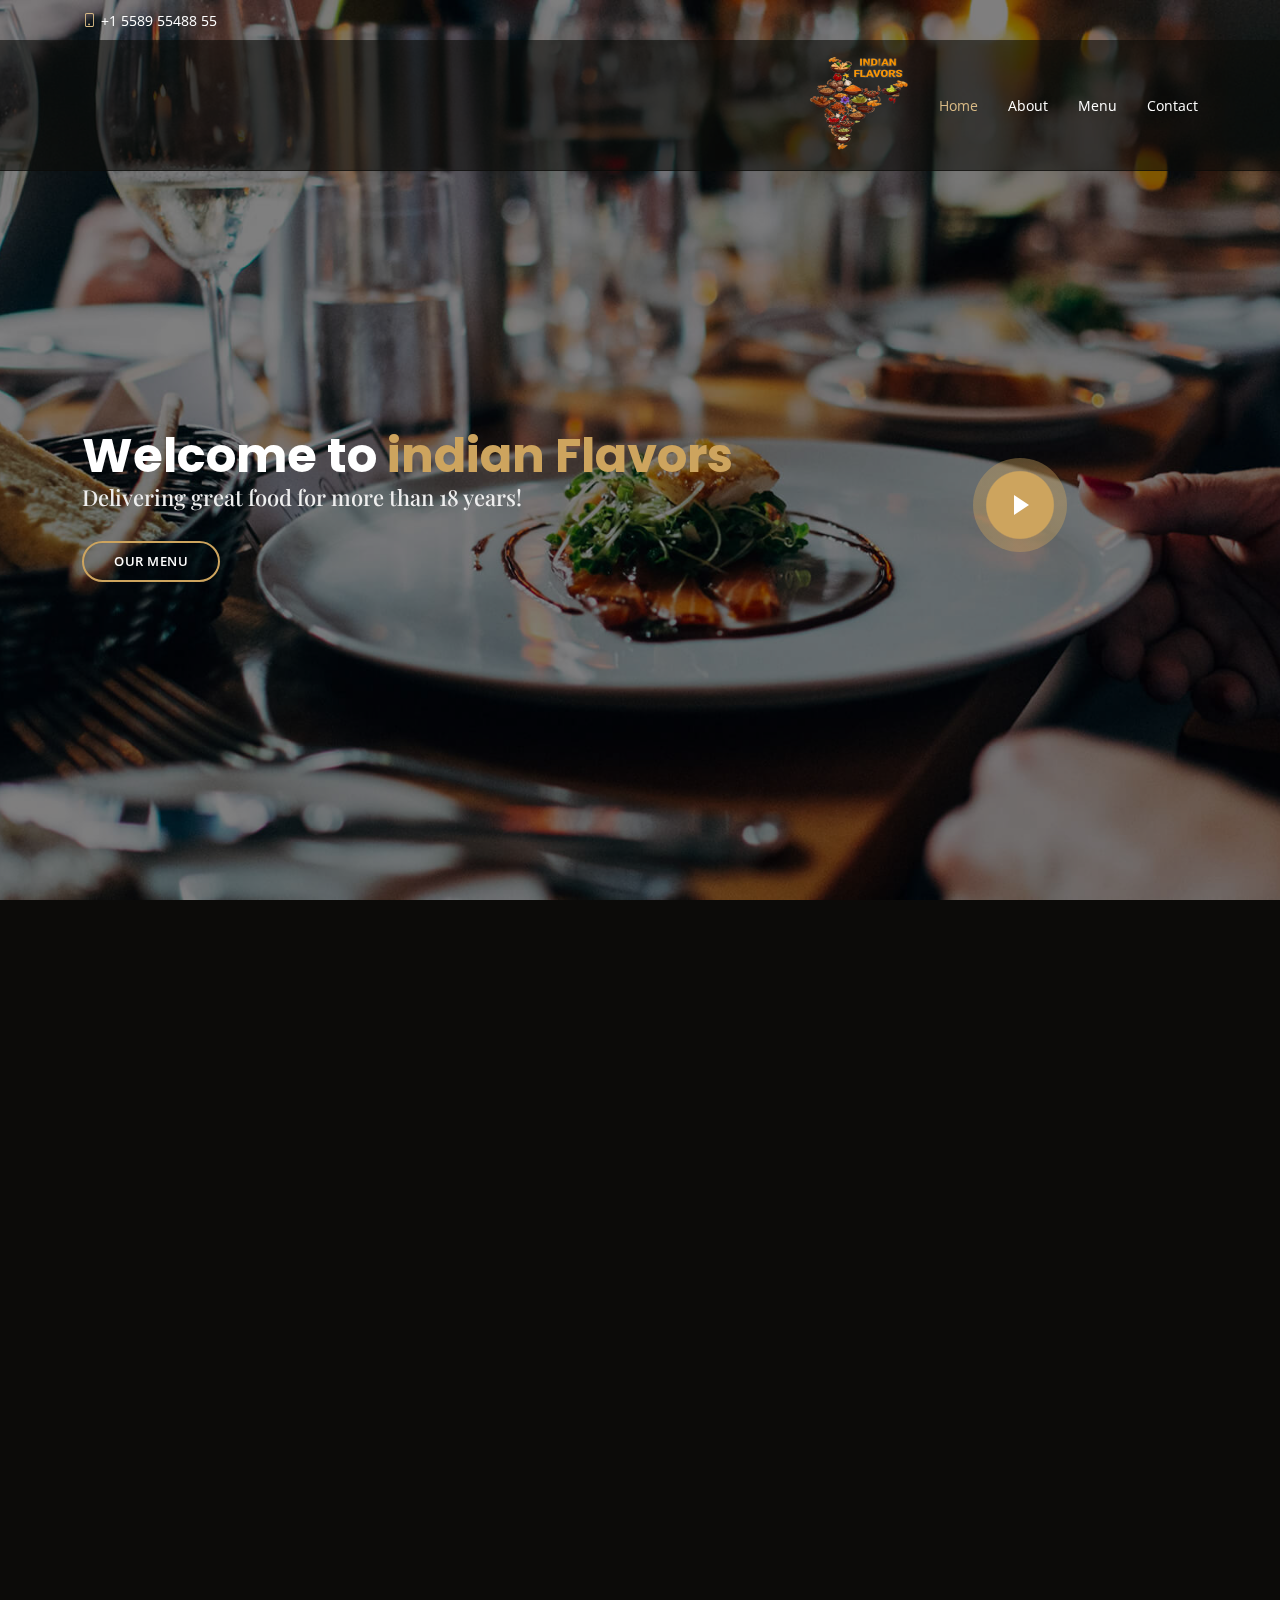
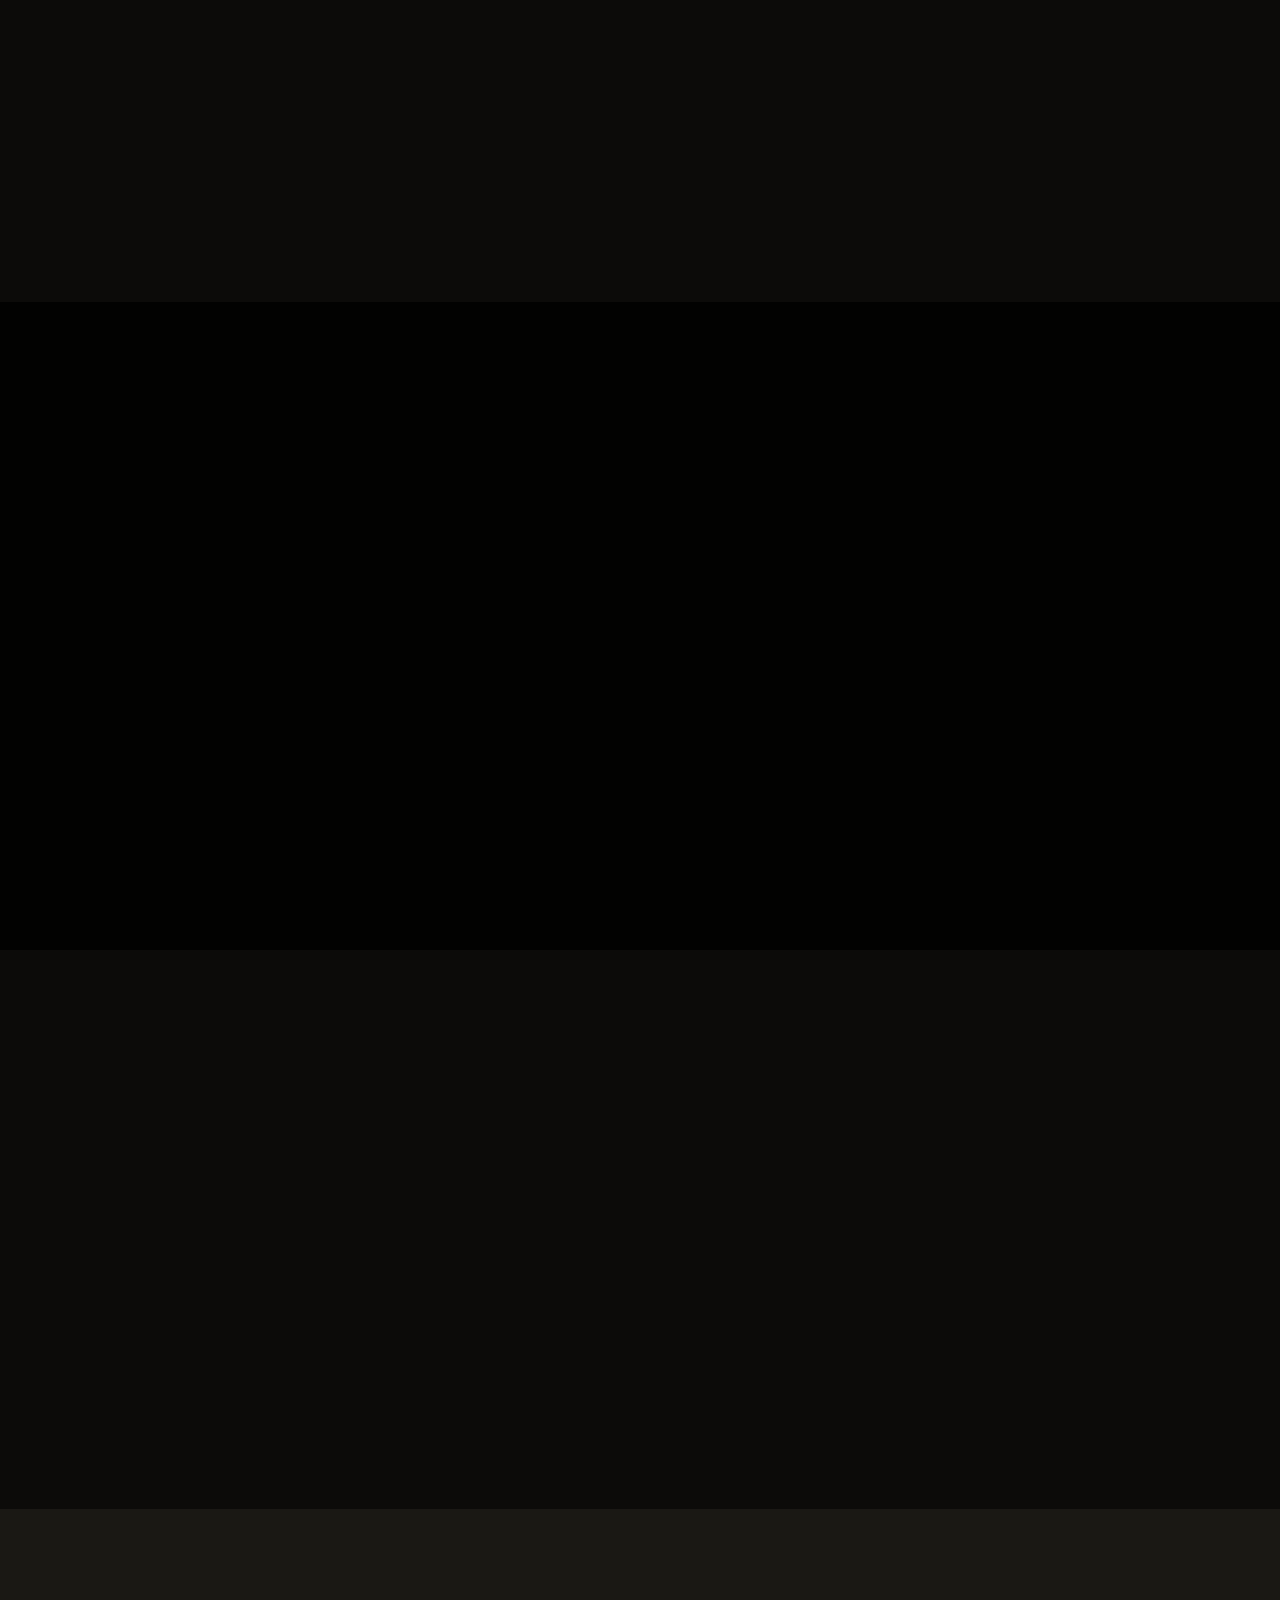
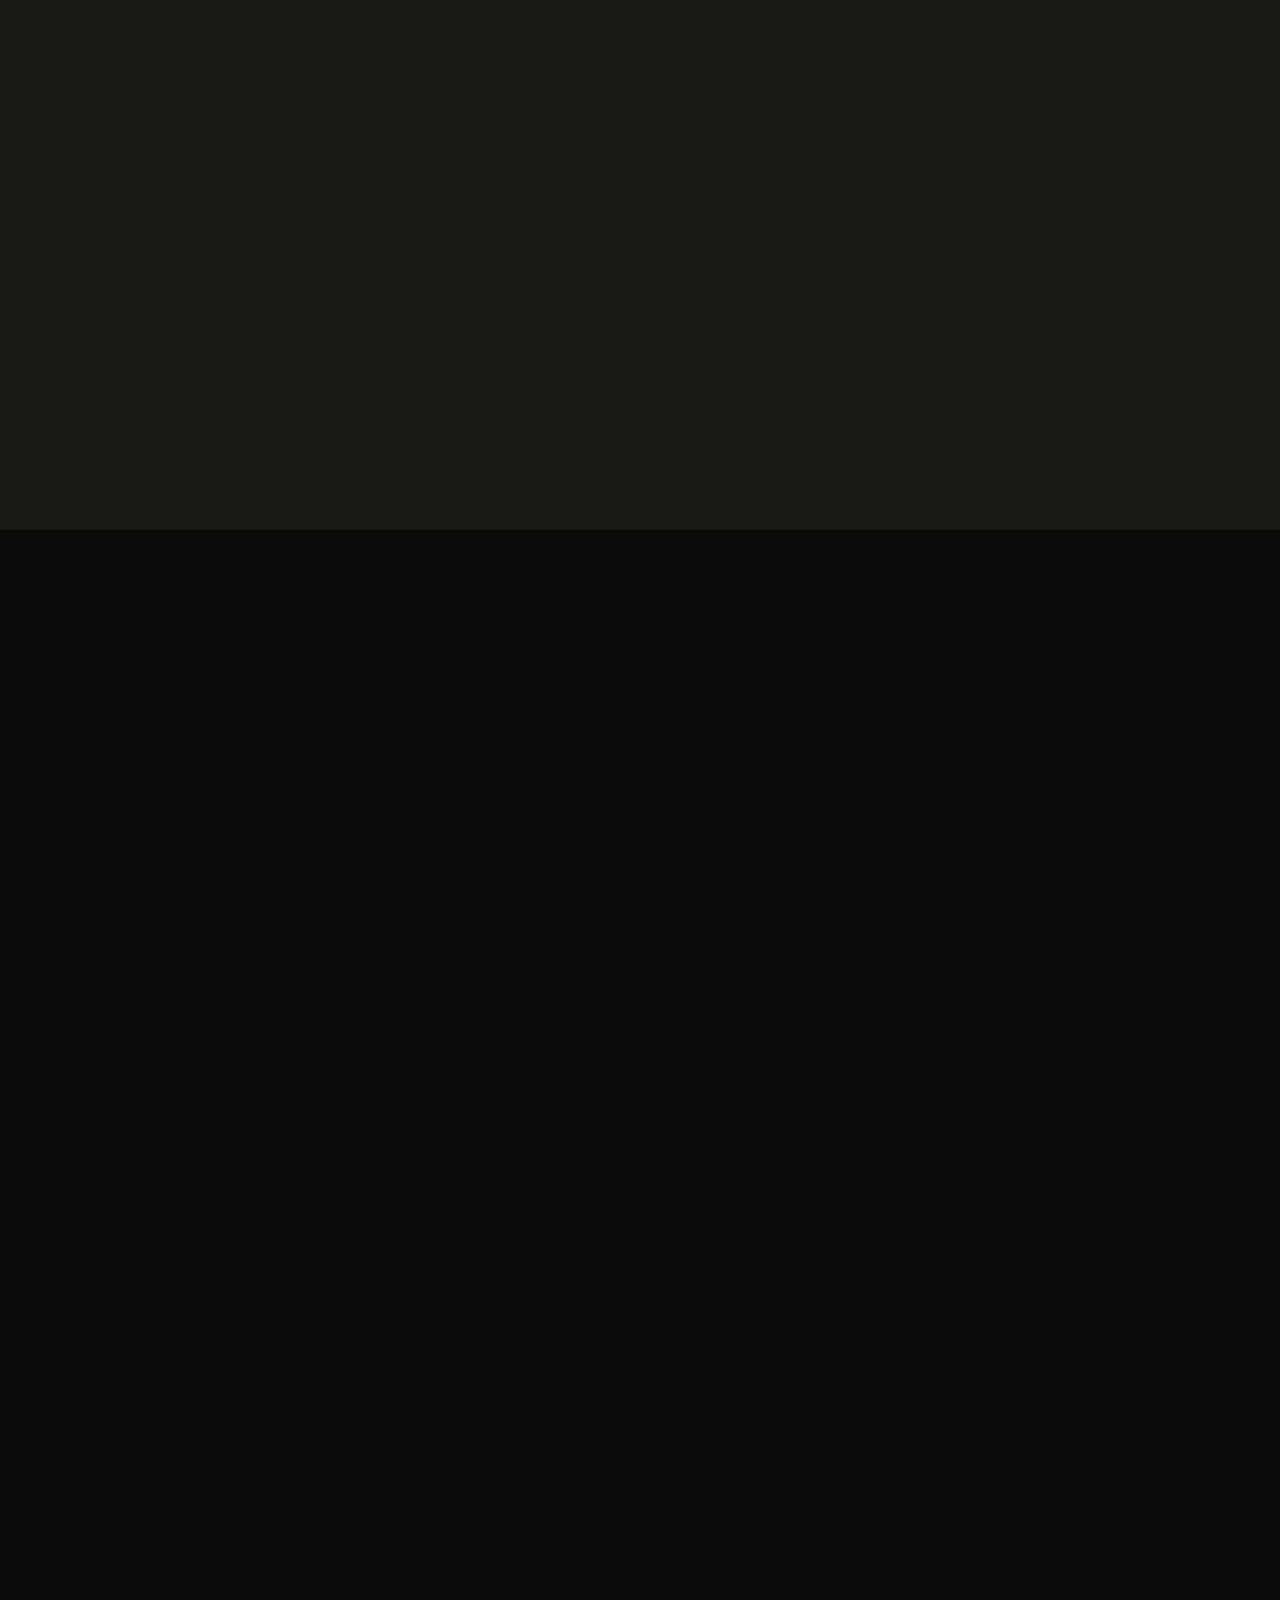
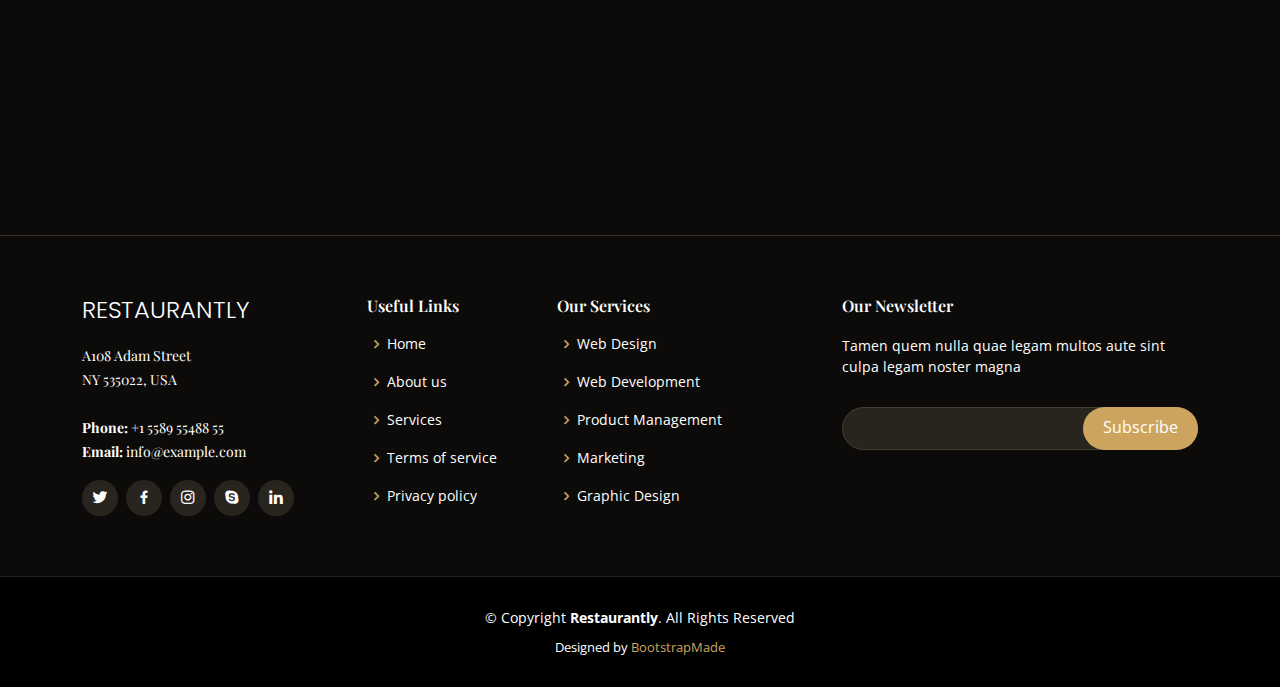
<file: index.html>
<!DOCTYPE html>
<html lang="en">

<head>
  <meta charset="utf-8">
  <meta content="width=device-width, initial-scale=1.0" name="viewport">

  <title>Indian Flavors</title>
  <meta content="" name="description">
  <meta content="" name="keywords">
  
  <!-- Favicons -->
  <link href="assets/img/logoiF.png" rel="icon">
  <link href="assets/img/apple-touch-icon.png" rel="apple-touch-icon" >

  <!-- Google Fonts -->
  <link href="https://fonts.googleapis.com/css?family=Open+Sans:300,300i,400,400i,600,600i,700,700i|Playfair+Display:ital,wght@0,400;0,500;0,600;0,700;1,400;1,500;1,600;1,700|Poppins:300,300i,400,400i,500,500i,600,600i,700,700i" rel="stylesheet">

  <!-- Vendor CSS Files -->
  <link href="assets/vendor/animate.css/animate.min.css" rel="stylesheet">
  <link href="assets/vendor/aos/aos.css" rel="stylesheet">
  <link href="assets/vendor/bootstrap/css/bootstrap.min.css" rel="stylesheet">
  <link href="assets/vendor/bootstrap-icons/bootstrap-icons.css" rel="stylesheet">
  <link href="assets/vendor/boxicons/css/boxicons.min.css" rel="stylesheet">
  <link href="assets/vendor/glightbox/css/glightbox.min.css" rel="stylesheet">
  <link href="assets/vendor/swiper/swiper-bundle.min.css" rel="stylesheet">

  <!-- Template Main CSS File -->
  <link href="assets/css/style.css" rel="stylesheet">

  <!-- =======================================================
  * Template Name: Restaurantly
  * Template URL: https://bootstrapmade.com/restaurantly-restaurant-template/
  * Updated: Mar 17 2024 with Bootstrap v5.3.3
  * Author: BootstrapMade.com
  * License: https://bootstrapmade.com/license/
  ======================================================== -->
</head>

<body>

  <!-- ======= Top Bar ======= -->
  <div id="topbar" class="d-flex align-items-center fixed-top">
    <div class="container d-flex justify-content-center justify-content-md-between">

      <div class="contact-info d-flex align-items-center">
        <i class="bi bi-phone d-flex align-items-center"><span>+1 5589 55488 55</span></i>
        
      </div>

      <div class="languages d-none d-md-flex align-items-center">
       
      </div>
    </div>
  </div>

  <!-- ======= Header ======= -->
  <header id="header" class="fixed-top d-flex align-items-cente">
    <div class="container-fluid container-xl d-flex align-items-center justify-content-lg-between">

      <h1 class="logo me-auto me-lg-0"><a href="index.html"></a></h1>
      <!-- Uncomment below if you prefer to use an image logo -->
      <!-- <a href="index.html" class="logo me-auto me-lg-0"><img src="assets/img/logo.png" alt="" class="img-fluid"></a>-->

      <nav id="navbar" class="navbar order-first order-lg-0">
        <img src="/assets/img/logoiF.png" alt="Logo" width="100px" height="100px">
        <ul>
          <li><a class="nav-link scrollto active" href="#hero">Home</a></li>
          <li><a class="nav-link scrollto" href="aboutus.html">About</a></li>
          <li><a class="nav-link scrollto" href="#menu">Menu</a></li>
          <li><a class="nav-link scrollto" href="#contact">Contact</a></li>
        </ul>
        <i class="bi bi-list mobile-nav-toggle"></i>
      </nav><!-- .navbar -->
      

    </div>
  </header><!-- End Header -->

  <!-- ======= Hero Section ======= -->
  <section id="hero" class="d-flex align-items-center">
    <div class="container position-relative text-center text-lg-start" data-aos="zoom-in" data-aos-delay="100">
      <div class="row">
        <div class="col-lg-8">
          <h1>Welcome to <span>indian Flavors</span></h1>
          <h2>Delivering great food for more than 18 years!</h2>

          <div class="btns">
            <a href="/Menu.html" class="btn-menu animated fadeInUp scrollto">Our Menu</a>
           
          </div>
        </div>
        <div class="col-lg-4 d-flex align-items-center justify-content-center position-relative" data-aos="zoom-in" data-aos-delay="200">
          <a href="https://www.youtube.com/watch?v=u6BOC7CDUTQ" class="glightbox play-btn"></a>
        </div>

      </div>
    </div>
  </section><!-- End Hero -->

  <main id="main">

    <!-- ======= About Section ======= -->
    <!-- End About Section -->

    <!-- ======= Why Us Section ======= -->
    <section id="why-us" class="why-us">
      <div class="container" data-aos="fade-up">

        <div class="section-title">
          <h2>Why Us</h2>
          <p>Why Choose Our Restaurant</p>
        </div>

        <div class="row">

          <div class="col-lg-4">
            <div class="box" data-aos="zoom-in" data-aos-delay="100">
              <span>01</span>
              <h4>Lorem Ipsum</h4>
              <p>Ulamco laboris nisi ut aliquip ex ea commodo consequat. Et consectetur ducimus vero placeat</p>
            </div>
          </div>

          <div class="col-lg-4 mt-4 mt-lg-0">
            <div class="box" data-aos="zoom-in" data-aos-delay="200">
              <span>02</span>
              <h4>Repellat Nihil</h4>
              <p>Dolorem est fugiat occaecati voluptate velit esse. Dicta veritatis dolor quod et vel dire leno para dest</p>
            </div>
          </div>

          <div class="col-lg-4 mt-4 mt-lg-0">
            <div class="box" data-aos="zoom-in" data-aos-delay="300">
              <span>03</span>
              <h4> Ad ad velit qui</h4>
              <p>Molestiae officiis omnis illo asperiores. Aut doloribus vitae sunt debitis quo vel nam quis</p>
            </div>
          </div>

        </div>

      </div>
    </section><!-- End Why Us Section -->

    <!-- ======= Menu Section ======= -->

    <!-- End Menu Section -->

    <!-- ======= Specials Section ======= -->
    
    <section id="specials" class="specials">
      <div class="container" data-aos="fade-up">

        <div class="section-title">
          <h2>Specials</h2>
          <p>Check Our Specials</p>
        </div>

        <div class="row" data-aos="fade-up" data-aos-delay="100">
          <div class="col-lg-3">
            <ul class="nav nav-tabs flex-column">
              <li class="nav-item">
                <a class="nav-link active show" data-bs-toggle="tab" href="#tab-1">Modi sit est</a>
              </li>
              <li class="nav-item">
                <a class="nav-link" data-bs-toggle="tab" href="#tab-2">Unde praesentium sed</a>
              </li>
              <li class="nav-item">
                <a class="nav-link" data-bs-toggle="tab" href="#tab-3">Pariatur explicabo vel</a>
              </li>
              <li class="nav-item">
                <a class="nav-link" data-bs-toggle="tab" href="#tab-4">Nostrum qui quasi</a>
              </li>
              <li class="nav-item">
                <a class="nav-link" data-bs-toggle="tab" href="#tab-5">Iusto ut expedita aut</a>
              </li>
            </ul>
          </div>
          <div class="col-lg-9 mt-4 mt-lg-0">
            <div class="tab-content">
              <div class="tab-pane active show" id="tab-1">
                <div class="row">
                  <div class="col-lg-8 details order-2 order-lg-1">
                    <h3>Architecto ut aperiam autem id</h3>
                    <p class="fst-italic">Qui laudantium consequatur laborum sit qui ad sapiente dila parde sonata raqer a videna mareta paulona marka</p>
                    <p>Et nobis maiores eius. Voluptatibus ut enim blanditiis atque harum sint. Laborum eos ipsum ipsa odit magni. Incidunt hic ut molestiae aut qui. Est repellat minima eveniet eius et quis magni nihil. Consequatur dolorem quaerat quos qui similique accusamus nostrum rem vero</p>
                  </div>
                  <div class="col-lg-4 text-center order-1 order-lg-2">
                    <img src="assets/img/specials-1.png" alt="" class="img-fluid">
                  </div>
                </div>
              </div>
              <div class="tab-pane" id="tab-2">
                <div class="row">
                  <div class="col-lg-8 details order-2 order-lg-1">
                    <h3>Et blanditiis nemo veritatis excepturi</h3>
                    <p class="fst-italic">Qui laudantium consequatur laborum sit qui ad sapiente dila parde sonata raqer a videna mareta paulona marka</p>
                    <p>Ea ipsum voluptatem consequatur quis est. Illum error ullam omnis quia et reiciendis sunt sunt est. Non aliquid repellendus itaque accusamus eius et velit ipsa voluptates. Optio nesciunt eaque beatae accusamus lerode pakto madirna desera vafle de nideran pal</p>
                  </div>
                  <div class="col-lg-4 text-center order-1 order-lg-2">
                    <img src="assets/img/specials-2.png" alt="" class="img-fluid">
                  </div>
                </div>
              </div>
              <div class="tab-pane" id="tab-3">
                <div class="row">
                  <div class="col-lg-8 details order-2 order-lg-1">
                    <h3>Impedit facilis occaecati odio neque aperiam sit</h3>
                    <p class="fst-italic">Eos voluptatibus quo. Odio similique illum id quidem non enim fuga. Qui natus non sunt dicta dolor et. In asperiores velit quaerat perferendis aut</p>
                    <p>Iure officiis odit rerum. Harum sequi eum illum corrupti culpa veritatis quisquam. Neque necessitatibus illo rerum eum ut. Commodi ipsam minima molestiae sed laboriosam a iste odio. Earum odit nesciunt fugiat sit ullam. Soluta et harum voluptatem optio quae</p>
                  </div>
                  <div class="col-lg-4 text-center order-1 order-lg-2">
                    <img src="assets/img/specials-3.png" alt="" class="img-fluid">
                  </div>
                </div>
              </div>
              <div class="tab-pane" id="tab-4">
                <div class="row">
                  <div class="col-lg-8 details order-2 order-lg-1">
                    <h3>Fuga dolores inventore laboriosam ut est accusamus laboriosam dolore</h3>
                    <p class="fst-italic">Totam aperiam accusamus. Repellat consequuntur iure voluptas iure porro quis delectus</p>
                    <p>Eaque consequuntur consequuntur libero expedita in voluptas. Nostrum ipsam necessitatibus aliquam fugiat debitis quis velit. Eum ex maxime error in consequatur corporis atque. Eligendi asperiores sed qui veritatis aperiam quia a laborum inventore</p>
                  </div>
                  <div class="col-lg-4 text-center order-1 order-lg-2">
                    <img src="assets/img/specials-4.png" alt="" class="img-fluid">
                  </div>
                </div>
              </div>
              <div class="tab-pane" id="tab-5">
                <div class="row">
                  <div class="col-lg-8 details order-2 order-lg-1">
                    <h3>Est eveniet ipsam sindera pad rone matrelat sando reda</h3>
                    <p class="fst-italic">Omnis blanditiis saepe eos autem qui sunt debitis porro quia.</p>
                    <p>Exercitationem nostrum omnis. Ut reiciendis repudiandae minus. Omnis recusandae ut non quam ut quod eius qui. Ipsum quia odit vero atque qui quibusdam amet. Occaecati sed est sint aut vitae molestiae voluptate vel</p>
                  </div>
                  <div class="col-lg-4 text-center order-1 order-lg-2">
                    <img src="assets/img/specials-5.png" alt="" class="img-fluid">
                  </div>
                </div>
              </div>
            </div>
          </div>
        </div>

      </div>
    </section><!-- End Specials Section -->

    <!-- ======= Events Section ======= -->
    <section id="events" class="events">
      <div class="container" data-aos="fade-up">

        <div class="section-title">
          <h2>Events</h2>
          <p>Organize Your Events in our Restaurant</p>
        </div>

        <div class="events-slider swiper" data-aos="fade-up" data-aos-delay="100">
          <div class="swiper-wrapper">

            <div class="swiper-slide">
              <div class="row event-item">
                <div class="col-lg-6">
                  <img src="assets/img/event-birthday.jpg" class="img-fluid" alt="">
                </div>
                <div class="col-lg-6 pt-4 pt-lg-0 content">
                  <h3>Birthday Parties</h3>
                  <div class="price">
                    <p><span>$189</span></p>
                  </div>
                  <p class="fst-italic">
                    Lorem ipsum dolor sit amet, consectetur adipiscing elit, sed do eiusmod tempor incididunt ut labore et dolore
                    magna aliqua.
                  </p>
                  <ul>
                    <li><i class="bi bi-check-circled"></i> Ullamco laboris nisi ut aliquip ex ea commodo consequat.</li>
                    <li><i class="bi bi-check-circled"></i> Duis aute irure dolor in reprehenderit in voluptate velit.</li>
                    <li><i class="bi bi-check-circled"></i> Ullamco laboris nisi ut aliquip ex ea commodo consequat.</li>
                  </ul>
                  <p>
                    Ullamco laboris nisi ut aliquip ex ea commodo consequat. Duis aute irure dolor in reprehenderit in voluptate
                    velit esse cillum dolore eu fugiat nulla pariatur
                  </p>
                </div>
              </div>
            </div><!-- End testimonial item -->

            <div class="swiper-slide">
              <div class="row event-item">
                <div class="col-lg-6">
                  <img src="assets/img/event-private.jpg" class="img-fluid" alt="">
                </div>
                <div class="col-lg-6 pt-4 pt-lg-0 content">
                  <h3>Private Parties</h3>
                  <div class="price">
                    <p><span>$290</span></p>
                  </div>
                  <p class="fst-italic">
                    Lorem ipsum dolor sit amet, consectetur adipiscing elit, sed do eiusmod tempor incididunt ut labore et dolore
                    magna aliqua.
                  </p>
                  <ul>
                    <li><i class="bi bi-check-circled"></i> Ullamco laboris nisi ut aliquip ex ea commodo consequat.</li>
                    <li><i class="bi bi-check-circled"></i> Duis aute irure dolor in reprehenderit in voluptate velit.</li>
                    <li><i class="bi bi-check-circled"></i> Ullamco laboris nisi ut aliquip ex ea commodo consequat.</li>
                  </ul>
                  <p>
                    Ullamco laboris nisi ut aliquip ex ea commodo consequat. Duis aute irure dolor in reprehenderit in voluptate
                    velit esse cillum dolore eu fugiat nulla pariatur
                  </p>
                </div>
              </div>
            </div><!-- End testimonial item -->

            <div class="swiper-slide">
              <div class="row event-item">
                <div class="col-lg-6">
                  <img src="assets/img/event-custom.jpg" class="img-fluid" alt="">
                </div>
                <div class="col-lg-6 pt-4 pt-lg-0 content">
                  <h3>Custom Parties</h3>
                  <div class="price">
                    <p><span>$99</span></p>
                  </div>
                  <p class="fst-italic">
                    Lorem ipsum dolor sit amet, consectetur adipiscing elit, sed do eiusmod tempor incididunt ut labore et dolore
                    magna aliqua.
                  </p>
                  <ul>
                    <li><i class="bi bi-check-circled"></i> Ullamco laboris nisi ut aliquip ex ea commodo consequat.</li>
                    <li><i class="bi bi-check-circled"></i> Duis aute irure dolor in reprehenderit in voluptate velit.</li>
                    <li><i class="bi bi-check-circled"></i> Ullamco laboris nisi ut aliquip ex ea commodo consequat.</li>
                  </ul>
                  <p>
                    Ullamco laboris nisi ut aliquip ex ea commodo consequat. Duis aute irure dolor in reprehenderit in voluptate
                    velit esse cillum dolore eu fugiat nulla pariatur
                  </p>
                </div>
              </div>
            </div><!-- End testimonial item -->

          </div>
          <div class="swiper-pagination"></div>
        </div>

      </div>
    </section><!-- End Events Section -->

    <!-- ======= Book A Table Section ======= -->
    <section id="book-a-table" class="book-a-table">
      <div class="container" data-aos="fade-up">

        <div class="section-title">
          <h2>Reservation</h2>
          <p>Book a Table</p>
        </div>

        <form action="forms/book-a-table.php" method="post" role="form" class="php-email-form" data-aos="fade-up" data-aos-delay="100">
          <div class="row">
            <div class="col-lg-4 col-md-6 form-group">
              <input type="text" name="name" class="form-control" id="name" placeholder="Your Name" data-rule="minlen:4" data-msg="Please enter at least 4 chars">
              <div class="validate"></div>
            </div>
            <div class="col-lg-4 col-md-6 form-group mt-3 mt-md-0">
              <input type="email" class="form-control" name="email" id="email" placeholder="Your Email" data-rule="email" data-msg="Please enter a valid email">
              <div class="validate"></div>
            </div>
            <div class="col-lg-4 col-md-6 form-group mt-3 mt-md-0">
              <input type="text" class="form-control" name="phone" id="phone" placeholder="Your Phone" data-rule="minlen:4" data-msg="Please enter at least 4 chars">
              <div class="validate"></div>
            </div>
            <div class="col-lg-4 col-md-6 form-group mt-3">
              <input type="text" name="date" class="form-control" id="date" placeholder="Date" data-rule="minlen:4" data-msg="Please enter at least 4 chars">
              <div class="validate"></div>
            </div>
            <div class="col-lg-4 col-md-6 form-group mt-3">
              <input type="text" class="form-control" name="time" id="time" placeholder="Time" data-rule="minlen:4" data-msg="Please enter at least 4 chars">
              <div class="validate"></div>
            </div>
            <div class="col-lg-4 col-md-6 form-group mt-3">
              <input type="number" class="form-control" name="people" id="people" placeholder="# of people" data-rule="minlen:1" data-msg="Please enter at least 1 chars">
              <div class="validate"></div>
            </div>
          </div>
          <div class="form-group mt-3">
            <textarea class="form-control" name="message" rows="5" placeholder="Message"></textarea>
            <div class="validate"></div>
          </div>
          <div class="mb-3">
            <div class="loading">Loading</div>
            <div class="error-message"></div>
            <div class="sent-message">Your booking request was sent. We will call back or send an Email to confirm your reservation. Thank you!</div>
          </div>
          <div class="text-center"><button type="submit">Book a Table</button></div>
        </form>

      </div>
    </section><!-- End Book A Table Section -->

    <!-- ======= Testimonials Section ======= -->
    <section id="testimonials" class="testimonials section-bg">
      <div class="container" data-aos="fade-up">

        <div class="section-title">
          <h2>Testimonials</h2>
          <p>What they're saying about us</p>
        </div>

        <div class="testimonials-slider swiper" data-aos="fade-up" data-aos-delay="100">
          <div class="swiper-wrapper">

            <div class="swiper-slide">
              <div class="testimonial-item">
                <p>
                  <i class="bx bxs-quote-alt-left quote-icon-left"></i>
                  Proin iaculis purus consequat sem cure digni ssim donec porttitora entum suscipit rhoncus. Accusantium quam, ultricies eget id, aliquam eget nibh et. Maecen aliquam, risus at semper.
                  <i class="bx bxs-quote-alt-right quote-icon-right"></i>
                </p>
                <img src="assets/img/testimonials/testimonials-1.jpg" class="testimonial-img" alt="">
                <h3>Saul Goodman</h3>
                <h4>Ceo &amp; Founder</h4>
              </div>
            </div><!-- End testimonial item -->

            <div class="swiper-slide">
              <div class="testimonial-item">
                <p>
                  <i class="bx bxs-quote-alt-left quote-icon-left"></i>
                  Export tempor illum tamen malis malis eram quae irure esse labore quem cillum quid cillum eram malis quorum velit fore eram velit sunt aliqua noster fugiat irure amet legam anim culpa.
                  <i class="bx bxs-quote-alt-right quote-icon-right"></i>
                </p>
                <img src="assets/img/testimonials/testimonials-2.jpg" class="testimonial-img" alt="">
                <h3>Sara Wilsson</h3>
                <h4>Designer</h4>
              </div>
            </div><!-- End testimonial item -->

            <div class="swiper-slide">
              <div class="testimonial-item">
                <p>
                  <i class="bx bxs-quote-alt-left quote-icon-left"></i>
                  Enim nisi quem export duis labore cillum quae magna enim sint quorum nulla quem veniam duis minim tempor labore quem eram duis noster aute amet eram fore quis sint minim.
                  <i class="bx bxs-quote-alt-right quote-icon-right"></i>
                </p>
                <img src="assets/img/testimonials/testimonials-3.jpg" class="testimonial-img" alt="">
                <h3>Jena Karlis</h3>
                <h4>Store Owner</h4>
              </div>
            </div><!-- End testimonial item -->

            <div class="swiper-slide">
              <div class="testimonial-item">
                <p>
                  <i class="bx bxs-quote-alt-left quote-icon-left"></i>
                  Fugiat enim eram quae cillum dolore dolor amet nulla culpa multos export minim fugiat minim velit minim dolor enim duis veniam ipsum anim magna sunt elit fore quem dolore labore illum veniam.
                  <i class="bx bxs-quote-alt-right quote-icon-right"></i>
                </p>
                <img src="assets/img/testimonials/testimonials-4.jpg" class="testimonial-img" alt="">
                <h3>Matt Brandon</h3>
                <h4>Freelancer</h4>
              </div>
            </div><!-- End testimonial item -->

            <div class="swiper-slide">
              <div class="testimonial-item">
                <p>
                  <i class="bx bxs-quote-alt-left quote-icon-left"></i>
                  Quis quorum aliqua sint quem legam fore sunt eram irure aliqua veniam tempor noster veniam enim culpa labore duis sunt culpa nulla illum cillum fugiat legam esse veniam culpa fore nisi cillum quid.
                  <i class="bx bxs-quote-alt-right quote-icon-right"></i>
                </p>
                <img src="assets/img/testimonials/testimonials-5.jpg" class="testimonial-img" alt="">
                <h3>John Larson</h3>
                <h4>Entrepreneur</h4>
              </div>
            </div><!-- End testimonial item -->

          </div>
          <div class="swiper-pagination"></div>
        </div>

      </div>
    </section><!-- End Testimonials Section -->

    <!-- ======= Gallery Section ======= -->
    <section id="gallery" class="gallery">

      <div class="container" data-aos="fade-up">
        <div class="section-title">
          <h2>Gallery</h2>
          <p>Some photos from Our Restaurant</p>
        </div>
      </div>

      <div class="container-fluid" data-aos="fade-up" data-aos-delay="100">

        <div class="row g-0">

          <div class="col-lg-3 col-md-4">
            <div class="gallery-item">
              <a href="assets/img/gallery/gallery-1.jpg" class="gallery-lightbox" data-gall="gallery-item">
                <img src="assets/img/gallery/gallery-1.jpg" alt="" class="img-fluid">
              </a>
            </div>
          </div>

          <div class="col-lg-3 col-md-4">
            <div class="gallery-item">
              <a href="assets/img/gallery/gallery-2.jpg" class="gallery-lightbox" data-gall="gallery-item">
                <img src="assets/img/gallery/gallery-2.jpg" alt="" class="img-fluid">
              </a>
            </div>
          </div>

          <div class="col-lg-3 col-md-4">
            <div class="gallery-item">
              <a href="assets/img/gallery/gallery-3.jpg" class="gallery-lightbox" data-gall="gallery-item">
                <img src="assets/img/gallery/gallery-3.jpg" alt="" class="img-fluid">
              </a>
            </div>
          </div>

          <div class="col-lg-3 col-md-4">
            <div class="gallery-item">
              <a href="assets/img/gallery/gallery-4.jpg" class="gallery-lightbox" data-gall="gallery-item">
                <img src="assets/img/gallery/gallery-4.jpg" alt="" class="img-fluid">
              </a>
            </div>
          </div>

          <div class="col-lg-3 col-md-4">
            <div class="gallery-item">
              <a href="assets/img/gallery/gallery-5.jpg" class="gallery-lightbox" data-gall="gallery-item">
                <img src="assets/img/gallery/gallery-5.jpg" alt="" class="img-fluid">
              </a>
            </div>
          </div>

          <div class="col-lg-3 col-md-4">
            <div class="gallery-item">
              <a href="assets/img/gallery/gallery-6.jpg" class="gallery-lightbox" data-gall="gallery-item">
                <img src="assets/img/gallery/gallery-6.jpg" alt="" class="img-fluid">
              </a>
            </div>
          </div>

          <div class="col-lg-3 col-md-4">
            <div class="gallery-item">
              <a href="assets/img/gallery/gallery-7.jpg" class="gallery-lightbox" data-gall="gallery-item">
                <img src="assets/img/gallery/gallery-7.jpg" alt="" class="img-fluid">
              </a>
            </div>
          </div>

          <div class="col-lg-3 col-md-4">
            <div class="gallery-item">
              <a href="assets/img/gallery/gallery-8.jpg" class="gallery-lightbox" data-gall="gallery-item">
                <img src="assets/img/gallery/gallery-8.jpg" alt="" class="img-fluid">
              </a>
            </div>
          </div>

        </div>

      </div>
    </section><!-- End Gallery Section -->

    <!-- ======= Chefs Section ======= -->
    <section id="chefs" class="chefs">
      <div class="container" data-aos="fade-up">

        <div class="section-title">
          <h2>Chefs</h2>
          <p>Our Proffesional Chefs</p>
        </div>

        <div class="row">

          <div class="col-lg-4 col-md-6">
            <div class="member" data-aos="zoom-in" data-aos-delay="100">
              <img src="assets/img/chefs/chefs-1.jpg" class="img-fluid" alt="">
              <div class="member-info">
                <div class="member-info-content">
                  <h4>Walter White</h4>
                  <span>Master Chef</span>
                </div>
                <div class="social">
                  <a href=""><i class="bi bi-twitter"></i></a>
                  <a href=""><i class="bi bi-facebook"></i></a>
                  <a href=""><i class="bi bi-instagram"></i></a>
                  <a href=""><i class="bi bi-linkedin"></i></a>
                </div>
              </div>
            </div>
          </div>

          <div class="col-lg-4 col-md-6">
            <div class="member" data-aos="zoom-in" data-aos-delay="200">
              <img src="assets/img/chefs/chefs-2.jpg" class="img-fluid" alt="">
              <div class="member-info">
                <div class="member-info-content">
                  <h4>Sarah Jhonson</h4>
                  <span>Patissier</span>
                </div>
                <div class="social">
                  <a href=""><i class="bi bi-twitter"></i></a>
                  <a href=""><i class="bi bi-facebook"></i></a>
                  <a href=""><i class="bi bi-instagram"></i></a>
                  <a href=""><i class="bi bi-linkedin"></i></a>
                </div>
              </div>
            </div>
          </div>

          <div class="col-lg-4 col-md-6">
            <div class="member" data-aos="zoom-in" data-aos-delay="300">
              <img src="assets/img/chefs/chefs-3.jpg" class="img-fluid" alt="">
              <div class="member-info">
                <div class="member-info-content">
                  <h4>William Anderson</h4>
                  <span>Cook</span>
                </div>
                <div class="social">
                  <a href=""><i class="bi bi-twitter"></i></a>
                  <a href=""><i class="bi bi-facebook"></i></a>
                  <a href=""><i class="bi bi-instagram"></i></a>
                  <a href=""><i class="bi bi-linkedin"></i></a>
                </div>
              </div>
            </div>
          </div>

        </div>

      </div>
    </section><!-- End Chefs Section -->

    <!-- ======= Contact Section ======= -->
    
    <!-- End Contact Section -->

  </main><!-- End #main -->

  <!-- ======= Footer ======= -->
  <footer id="footer">
    <div class="footer-top">
      <div class="container">
        <div class="row">

          <div class="col-lg-3 col-md-6">
            <div class="footer-info">
              <h3>Restaurantly</h3>
              <p>
                A108 Adam Street <br>
                NY 535022, USA<br><br>
                <strong>Phone:</strong> +1 5589 55488 55<br>
                <strong>Email:</strong> info@example.com<br>
              </p>
              <div class="social-links mt-3">
                <a href="#" class="twitter"><i class="bx bxl-twitter"></i></a>
                <a href="#" class="facebook"><i class="bx bxl-facebook"></i></a>
                <a href="#" class="instagram"><i class="bx bxl-instagram"></i></a>
                <a href="#" class="google-plus"><i class="bx bxl-skype"></i></a>
                <a href="#" class="linkedin"><i class="bx bxl-linkedin"></i></a>
              </div>
            </div>
          </div>

          <div class="col-lg-2 col-md-6 footer-links">
            <h4>Useful Links</h4>
            <ul>
              <li><i class="bx bx-chevron-right"></i> <a href="#">Home</a></li>
              <li><i class="bx bx-chevron-right"></i> <a href="#">About us</a></li>
              <li><i class="bx bx-chevron-right"></i> <a href="#">Services</a></li>
              <li><i class="bx bx-chevron-right"></i> <a href="#">Terms of service</a></li>
              <li><i class="bx bx-chevron-right"></i> <a href="#">Privacy policy</a></li>
            </ul>
          </div>

          <div class="col-lg-3 col-md-6 footer-links">
            <h4>Our Services</h4>
            <ul>
              <li><i class="bx bx-chevron-right"></i> <a href="#">Web Design</a></li>
              <li><i class="bx bx-chevron-right"></i> <a href="#">Web Development</a></li>
              <li><i class="bx bx-chevron-right"></i> <a href="#">Product Management</a></li>
              <li><i class="bx bx-chevron-right"></i> <a href="#">Marketing</a></li>
              <li><i class="bx bx-chevron-right"></i> <a href="#">Graphic Design</a></li>
            </ul>
          </div>

          <div class="col-lg-4 col-md-6 footer-newsletter">
            <h4>Our Newsletter</h4>
            <p>Tamen quem nulla quae legam multos aute sint culpa legam noster magna</p>
            <form action="" method="post">
              <input type="email" name="email"><input type="submit" value="Subscribe">
            </form>

          </div>

        </div>
      </div>
    </div>

    <div class="container">
      <div class="copyright">
        &copy; Copyright <strong><span>Restaurantly</span></strong>. All Rights Reserved
      </div>
      <div class="credits">
        <!-- All the links in the footer should remain intact. -->
        <!-- You can delete the links only if you purchased the pro version. -->
        <!-- Licensing information: https://bootstrapmade.com/license/ -->
        <!-- Purchase the pro version with working PHP/AJAX contact form: https://bootstrapmade.com/restaurantly-restaurant-template/ -->
        Designed by <a href="https://bootstrapmade.com/">BootstrapMade</a>
      </div>
    </div>
  </footer><!-- End Footer -->

  <div id="preloader"></div>
  <a href="#" class="back-to-top d-flex align-items-center justify-content-center"><i class="bi bi-arrow-up-short"></i></a>

  <!-- Vendor JS Files -->
  <script src="assets/vendor/aos/aos.js"></script>
  <script src="assets/vendor/bootstrap/js/bootstrap.bundle.min.js"></script>
  <script src="assets/vendor/glightbox/js/glightbox.min.js"></script>
  <script src="assets/vendor/isotope-layout/isotope.pkgd.min.js"></script>
  <script src="assets/vendor/swiper/swiper-bundle.min.js"></script>
  <script src="assets/vendor/php-email-form/validate.js"></script>

  <!-- Template Main JS File -->
  <script src="assets/js/main.js"></script>

</body>

</html>
</file>
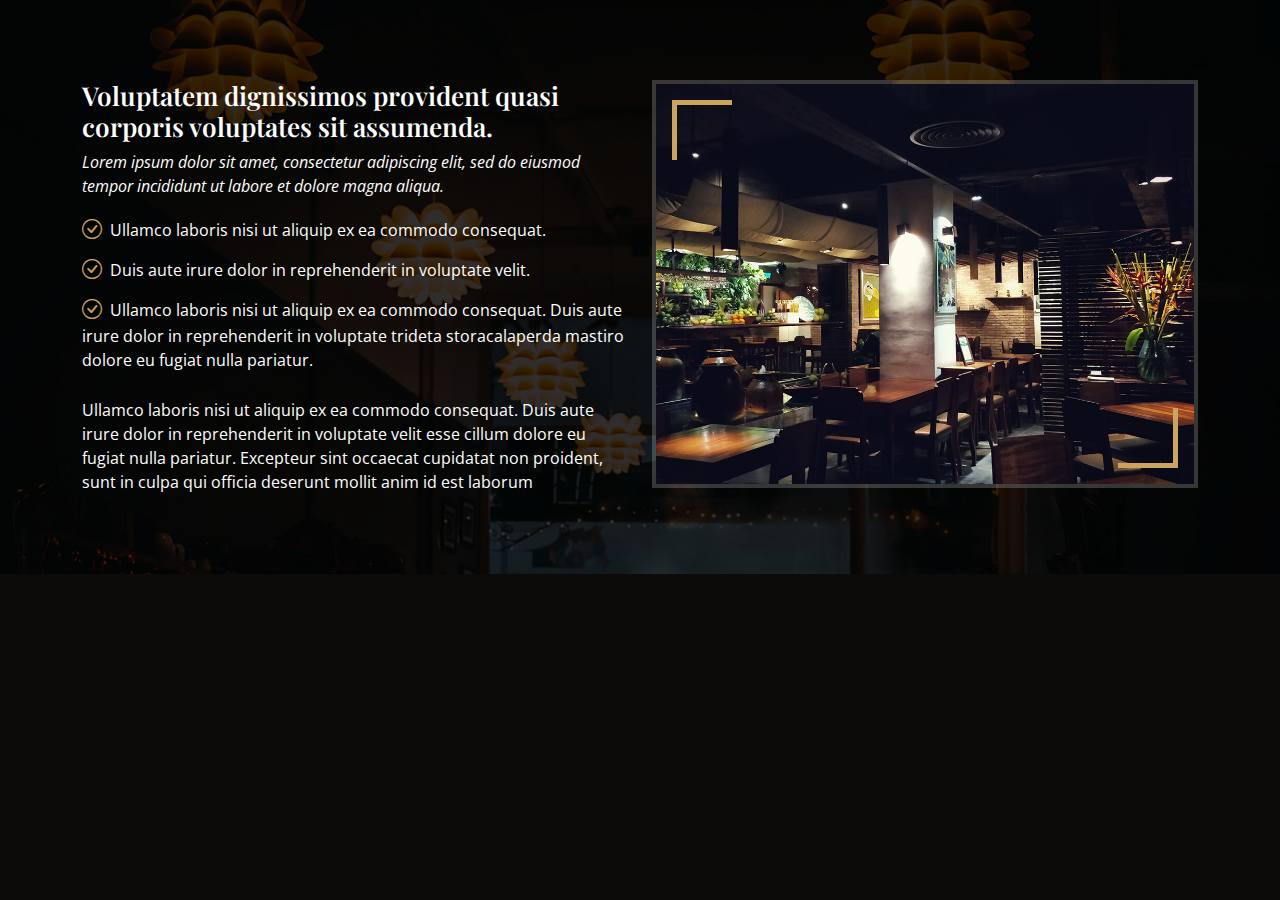
<file: Aboutus.html>
<!DOCTYPE html>
<html lang="en">
<head>
  <!-- Your head content goes here -->
  <meta charset="utf-8">
  <meta content="width=device-width, initial-scale=1.0" name="viewport">

  <title>Indian Flavors</title>
  <meta content="" name="description">
  <meta content="" name="keywords">
  
  <!-- Favicons -->
  <link href="assets/img/logoiF.png" rel="icon">
  <link href="assets/img/apple-touch-icon.png" rel="apple-touch-icon" >

  <!-- Google Fonts -->
  <link href="https://fonts.googleapis.com/css?family=Open+Sans:300,300i,400,400i,600,600i,700,700i|Playfair+Display:ital,wght@0,400;0,500;0,600;0,700;1,400;1,500;1,600;1,700|Poppins:300,300i,400,400i,500,500i,600,600i,700,700i" rel="stylesheet">

  <!-- Vendor CSS Files -->
  <link href="assets/vendor/animate.css/animate.min.css" rel="stylesheet">
  <link href="assets/vendor/aos/aos.css" rel="stylesheet">
  <link href="assets/vendor/bootstrap/css/bootstrap.min.css" rel="stylesheet">
  <link href="assets/vendor/bootstrap-icons/bootstrap-icons.css" rel="stylesheet">
  <link href="assets/vendor/boxicons/css/boxicons.min.css" rel="stylesheet">
  <link href="assets/vendor/glightbox/css/glightbox.min.css" rel="stylesheet">
  <link href="assets/vendor/swiper/swiper-bundle.min.css" rel="stylesheet">

  <!-- Template Main CSS File -->
  <link href="assets/css/style.css" rel="stylesheet">
</head>
<body>

  <section id="about" class="about">
    <div class="container" data-aos="fade-up">

      <div class="row">
        <div class="col-lg-6 order-1 order-lg-2" data-aos="zoom-in" data-aos-delay="100">
          <div class="about-img">
            <img src="assets/img/about.jpg" alt="">
          </div>
        </div>
        <div class="col-lg-6 pt-4 pt-lg-0 order-2 order-lg-1 content">
          <h3>Voluptatem dignissimos provident quasi corporis voluptates sit assumenda.</h3>
          <p class="fst-italic">
            Lorem ipsum dolor sit amet, consectetur adipiscing elit, sed do eiusmod tempor incididunt ut labore et dolore
            magna aliqua.
          </p>
          <ul>
            <li><i class="bi bi-check-circle"></i> Ullamco laboris nisi ut aliquip ex ea commodo consequat.</li>
            <li><i class="bi bi-check-circle"></i> Duis aute irure dolor in reprehenderit in voluptate velit.</li>
            <li><i class="bi bi-check-circle"></i> Ullamco laboris nisi ut aliquip ex ea commodo consequat. Duis aute irure dolor in reprehenderit in voluptate trideta storacalaperda mastiro dolore eu fugiat nulla pariatur.</li>
          </ul>
          <p>
            Ullamco laboris nisi ut aliquip ex ea commodo consequat. Duis aute irure dolor in reprehenderit in voluptate
            velit esse cillum dolore eu fugiat nulla pariatur. Excepteur sint occaecat cupidatat non proident, sunt in
            culpa qui officia deserunt mollit anim id est laborum
          </p>
        </div>
      </div>

    </div>
  </section>
  <div id="preloader"></div>
  <a href="#" class="back-to-top d-flex align-items-center justify-content-center"><i class="bi bi-arrow-up-short"></i></a>

  <!-- Vendor JS Files -->
  <script src="assets/vendor/aos/aos.js"></script>
  <script src="assets/vendor/bootstrap/js/bootstrap.bundle.min.js"></script>
  <script src="assets/vendor/glightbox/js/glightbox.min.js"></script>
  <script src="assets/vendor/isotope-layout/isotope.pkgd.min.js"></script>
  <script src="assets/vendor/swiper/swiper-bundle.min.js"></script>
  <script src="assets/vendor/php-email-form/validate.js"></script>

  <!-- Template Main JS File -->
  <script src="assets/js/main.js"></script>

  <!-- Include navbar.html using JavaScript -->
  <div id="navbar-placeholder"></div>
  <script>
    $(function(){
      $("#navbar-placeholder").load("navbar.html");
    });
  </script>

  <!-- Your body content goes here -->

</body>
</html>
</file>
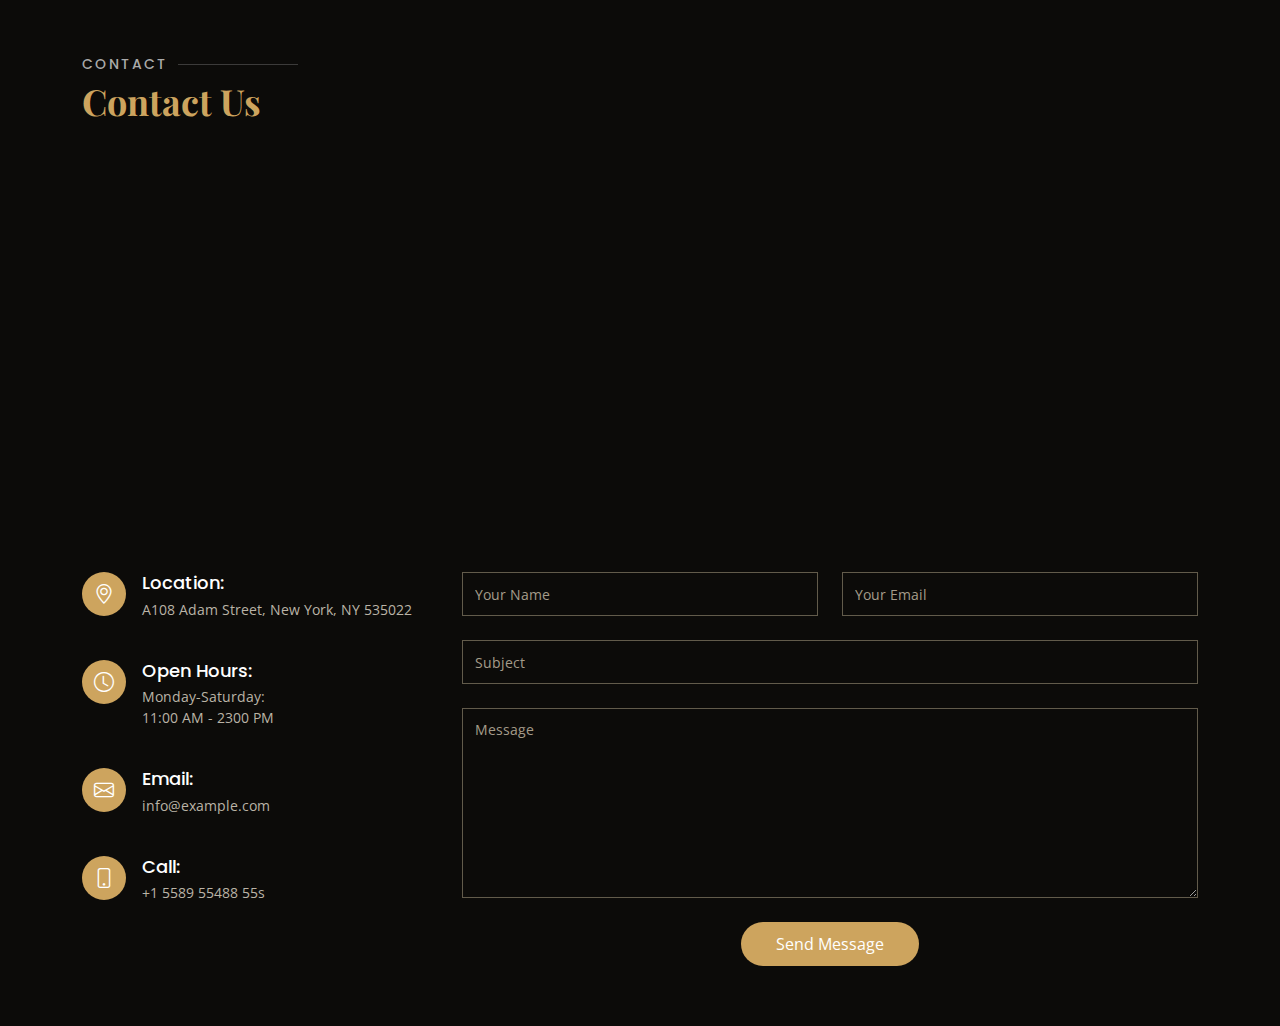
<file: Contact.html>
<!DOCTYPE html>
<html lang="en">
<head>
  <!-- Your head content goes here -->
  <meta charset="utf-8">
  <meta content="width=device-width, initial-scale=1.0" name="viewport">

  <title>Indian Flavors</title>
  <meta content="" name="description">
  <meta content="" name="keywords">
  
  <!-- Favicons -->
  <link href="assets/img/logoiF.png" rel="icon">
  <link href="assets/img/apple-touch-icon.png" rel="apple-touch-icon" >

  <!-- Google Fonts -->
  <link href="https://fonts.googleapis.com/css?family=Open+Sans:300,300i,400,400i,600,600i,700,700i|Playfair+Display:ital,wght@0,400;0,500;0,600;0,700;1,400;1,500;1,600;1,700|Poppins:300,300i,400,400i,500,500i,600,600i,700,700i" rel="stylesheet">

  <!-- Vendor CSS Files -->
  <link href="assets/vendor/animate.css/animate.min.css" rel="stylesheet">
  <link href="assets/vendor/aos/aos.css" rel="stylesheet">
  <link href="assets/vendor/bootstrap/css/bootstrap.min.css" rel="stylesheet">
  <link href="assets/vendor/bootstrap-icons/bootstrap-icons.css" rel="stylesheet">
  <link href="assets/vendor/boxicons/css/boxicons.min.css" rel="stylesheet">
  <link href="assets/vendor/glightbox/css/glightbox.min.css" rel="stylesheet">
  <link href="assets/vendor/swiper/swiper-bundle.min.css" rel="stylesheet">

  <!-- Template Main CSS File -->
  <link href="assets/css/style.css" rel="stylesheet">
</head>
<body>

        <!-- ======= Contact Section ======= -->
        <section id="contact" class="contact">
            <div class="container" data-aos="fade-up">
      
              <div class="section-title">
                <h2>Contact</h2>
                <p>Contact Us</p>
              </div>
            </div>
      
            <div data-aos="fade-up">
              <iframe style="border:0; width: 100%; height: 350px;" src="https://www.google.com/maps/embed?pb=!1m14!1m8!1m3!1d12097.433213460943!2d-74.0062269!3d40.7101282!3m2!1i1024!2i768!4f13.1!3m3!1m2!1s0x0%3A0xb89d1fe6bc499443!2sDowntown+Conference+Center!5e0!3m2!1smk!2sbg!4v1539943755621" frameborder="0" allowfullscreen></iframe>
            </div>
      
            <div class="container" data-aos="fade-up">
      
              <div class="row mt-5">
      
                <div class="col-lg-4">
                  <div class="info">
                    <div class="address">
                      <i class="bi bi-geo-alt"></i>
                      <h4>Location:</h4>
                      <p>A108 Adam Street, New York, NY 535022</p>
                    </div>
      
                    <div class="open-hours">
                      <i class="bi bi-clock"></i>
                      <h4>Open Hours:</h4>
                      <p>
                        Monday-Saturday:<br>
                        11:00 AM - 2300 PM
                      </p>
                    </div>
      
                    <div class="email">
                      <i class="bi bi-envelope"></i>
                      <h4>Email:</h4>
                      <p>info@example.com</p>
                    </div>
      
                    <div class="phone">
                      <i class="bi bi-phone"></i>
                      <h4>Call:</h4>
                      <p>+1 5589 55488 55s</p>
                    </div>
      
                  </div>
      
                </div>
      
                <div class="col-lg-8 mt-5 mt-lg-0">
      
                  <form action="forms/contact.php" method="post" role="form" class="php-email-form">
                    <div class="row">
                      <div class="col-md-6 form-group">
                        <input type="text" name="name" class="form-control" id="name" placeholder="Your Name" required>
                      </div>
                      <div class="col-md-6 form-group mt-3 mt-md-0">
                        <input type="email" class="form-control" name="email" id="email" placeholder="Your Email" required>
                      </div>
                    </div>
                    <div class="form-group mt-3">
                      <input type="text" class="form-control" name="subject" id="subject" placeholder="Subject" required>
                    </div>
                    <div class="form-group mt-3">
                      <textarea class="form-control" name="message" rows="8" placeholder="Message" required></textarea>
                    </div>
                    <div class="my-3">
                      <div class="loading">Loading</div>
                      <div class="error-message"></div>
                      <div class="sent-message">Your message has been sent. Thank you!</div>
                    </div>
                    <div class="text-center"><button type="submit">Send Message</button></div>
                  </form>
      
                </div>
      
              </div>
      
            </div>
          </section><!-- End Contact Section -->

          <div id="preloader"></div>
          <a href="#" class="back-to-top d-flex align-items-center justify-content-center"><i class="bi bi-arrow-up-short"></i></a>
        
          <!-- Vendor JS Files -->
          <script src="assets/vendor/aos/aos.js"></script>
          <script src="assets/vendor/bootstrap/js/bootstrap.bundle.min.js"></script>
          <script src="assets/vendor/glightbox/js/glightbox.min.js"></script>
          <script src="assets/vendor/isotope-layout/isotope.pkgd.min.js"></script>
          <script src="assets/vendor/swiper/swiper-bundle.min.js"></script>
          <script src="assets/vendor/php-email-form/validate.js"></script>
        
          <!-- Template Main JS File -->
          <div id="navbar-placeholder"></div>
  <script>
    $(function(){
      $("#navbar-placeholder").load("navbar.html");
    });
  </script>
          <script src="assets/js/main.js"></script>

</body>
</html>
</file>
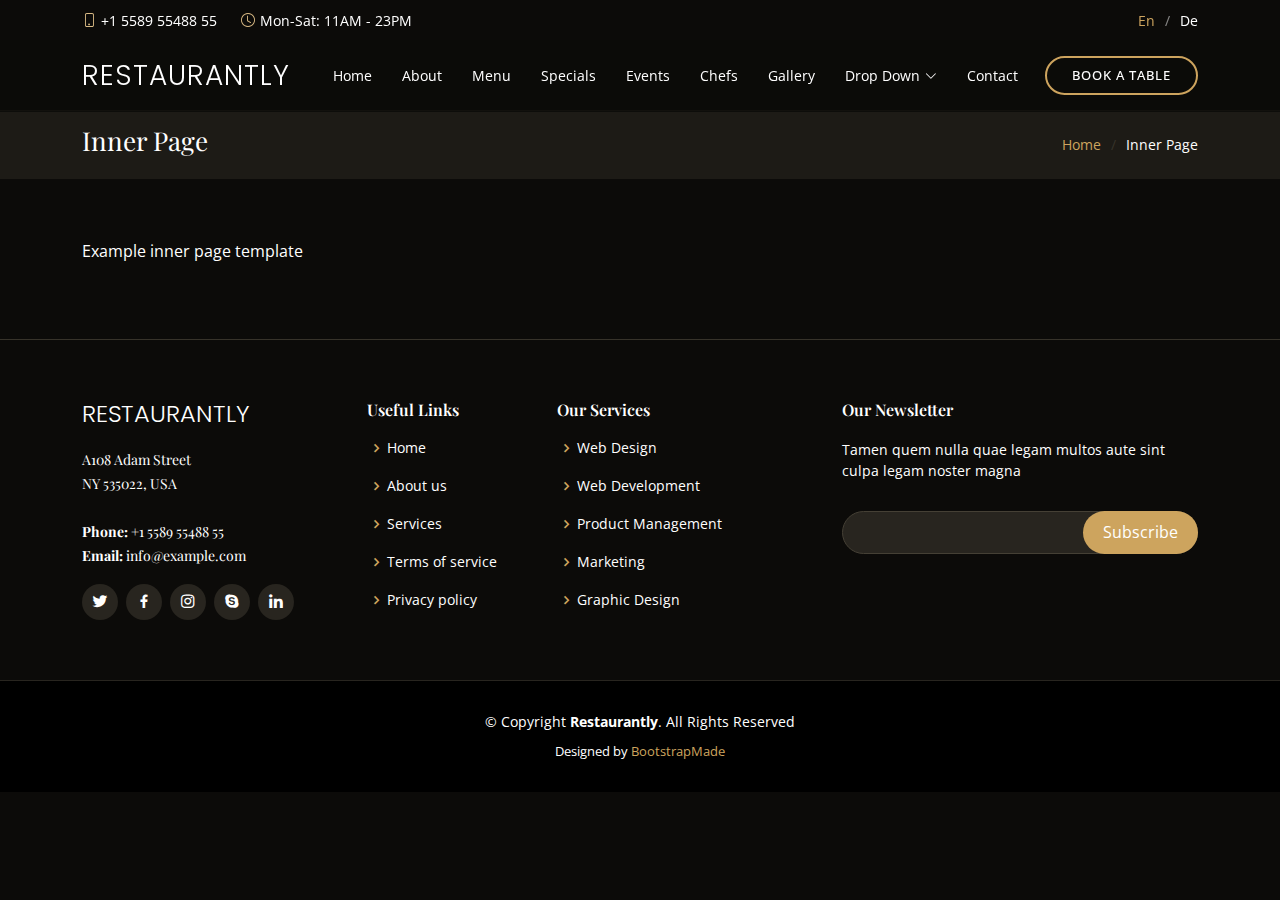
<file: inner-page.html>
<!DOCTYPE html>
<html lang="en">

<head>
  <meta charset="utf-8">
  <meta content="width=device-width, initial-scale=1.0" name="viewport">

  <title>Restaurantly Bootstrap Template - Inner Page</title>
  <meta content="" name="description">
  <meta content="" name="keywords">

  <!-- Favicons -->
  <link href="assets/img/favicon.png" rel="icon">
  <link href="assets/img/apple-touch-icon.png" rel="apple-touch-icon">

  <!-- Google Fonts -->
  <link href="https://fonts.googleapis.com/css?family=Open+Sans:300,300i,400,400i,600,600i,700,700i|Playfair+Display:ital,wght@0,400;0,500;0,600;0,700;1,400;1,500;1,600;1,700|Poppins:300,300i,400,400i,500,500i,600,600i,700,700i" rel="stylesheet">

  <!-- Vendor CSS Files -->
  <link href="assets/vendor/animate.css/animate.min.css" rel="stylesheet">
  <link href="assets/vendor/aos/aos.css" rel="stylesheet">
  <link href="assets/vendor/bootstrap/css/bootstrap.min.css" rel="stylesheet">
  <link href="assets/vendor/bootstrap-icons/bootstrap-icons.css" rel="stylesheet">
  <link href="assets/vendor/boxicons/css/boxicons.min.css" rel="stylesheet">
  <link href="assets/vendor/glightbox/css/glightbox.min.css" rel="stylesheet">
  <link href="assets/vendor/swiper/swiper-bundle.min.css" rel="stylesheet">

  <!-- Template Main CSS File -->
  <link href="assets/css/style.css" rel="stylesheet">

  <!-- =======================================================
  * Template Name: Restaurantly
  * Template URL: https://bootstrapmade.com/restaurantly-restaurant-template/
  * Updated: Mar 17 2024 with Bootstrap v5.3.3
  * Author: BootstrapMade.com
  * License: https://bootstrapmade.com/license/
  ======================================================== -->
</head>

<body>

  <!-- ======= Top Bar ======= -->
  <div id="topbar" class="d-flex align-items-center fixed-top">
    <div class="container d-flex justify-content-center justify-content-md-between">

      <div class="contact-info d-flex align-items-center">
        <i class="bi bi-phone d-flex align-items-center"><span>+1 5589 55488 55</span></i>
        <i class="bi bi-clock d-flex align-items-center ms-4"><span> Mon-Sat: 11AM - 23PM</span></i>
      </div>

      <div class="languages d-none d-md-flex align-items-center">
        <ul>
          <li>En</li>
          <li><a href="#">De</a></li>
        </ul>
      </div>
    </div>
  </div>

  <!-- ======= Header ======= -->
  <header id="header" class="fixed-top d-flex align-items-cente">
    <div class="container-fluid container-xl d-flex align-items-center justify-content-lg-between">

      <h1 class="logo me-auto me-lg-0"><a href="index.html">Restaurantly</a></h1>
      <!-- Uncomment below if you prefer to use an image logo -->
      <!-- <a href="index.html" class="logo me-auto me-lg-0"><img src="assets/img/logo.png" alt="" class="img-fluid"></a>-->

      <nav id="navbar" class="navbar order-last order-lg-0">
        <ul>
          <li><a class="nav-link scrollto " href="#hero">Home</a></li>
          <li><a class="nav-link scrollto" href="#about">About</a></li>
          <li><a class="nav-link scrollto" href="#menu">Menu</a></li>
          <li><a class="nav-link scrollto" href="#specials">Specials</a></li>
          <li><a class="nav-link scrollto" href="#events">Events</a></li>
          <li><a class="nav-link scrollto" href="#chefs">Chefs</a></li>
          <li><a class="nav-link scrollto" href="#gallery">Gallery</a></li>
          <li class="dropdown"><a href="#"><span>Drop Down</span> <i class="bi bi-chevron-down"></i></a>
            <ul>
              <li><a href="#">Drop Down 1</a></li>
              <li class="dropdown"><a href="#"><span>Deep Drop Down</span> <i class="bi bi-chevron-right"></i></a>
                <ul>
                  <li><a href="#">Deep Drop Down 1</a></li>
                  <li><a href="#">Deep Drop Down 2</a></li>
                  <li><a href="#">Deep Drop Down 3</a></li>
                  <li><a href="#">Deep Drop Down 4</a></li>
                  <li><a href="#">Deep Drop Down 5</a></li>
                </ul>
              </li>
              <li><a href="#">Drop Down 2</a></li>
              <li><a href="#">Drop Down 3</a></li>
              <li><a href="#">Drop Down 4</a></li>
            </ul>
          </li>
          <li><a class="nav-link scrollto" href="#contact">Contact</a></li>
        </ul>
        <i class="bi bi-list mobile-nav-toggle"></i>
      </nav><!-- .navbar -->
      <a href="#book-a-table" class="book-a-table-btn scrollto d-none d-lg-flex">Book a table</a>

    </div>
  </header><!-- End Header -->

  <main id="main">
    <section class="breadcrumbs">
      <div class="container">

        <div class="d-flex justify-content-between align-items-center">
          <h2>Inner Page</h2>
          <ol>
            <li><a href="index.html">Home</a></li>
            <li>Inner Page</li>
          </ol>
        </div>

      </div>
    </section>

    <section class="inner-page">
      <div class="container">
        <p>
          Example inner page template
        </p>
      </div>
    </section>

  </main><!-- End #main -->

  <!-- ======= Footer ======= -->
  <footer id="footer">
    <div class="footer-top">
      <div class="container">
        <div class="row">

          <div class="col-lg-3 col-md-6">
            <div class="footer-info">
              <h3>Restaurantly</h3>
              <p>
                A108 Adam Street <br>
                NY 535022, USA<br><br>
                <strong>Phone:</strong> +1 5589 55488 55<br>
                <strong>Email:</strong> info@example.com<br>
              </p>
              <div class="social-links mt-3">
                <a href="#" class="twitter"><i class="bx bxl-twitter"></i></a>
                <a href="#" class="facebook"><i class="bx bxl-facebook"></i></a>
                <a href="#" class="instagram"><i class="bx bxl-instagram"></i></a>
                <a href="#" class="google-plus"><i class="bx bxl-skype"></i></a>
                <a href="#" class="linkedin"><i class="bx bxl-linkedin"></i></a>
              </div>
            </div>
          </div>

          <div class="col-lg-2 col-md-6 footer-links">
            <h4>Useful Links</h4>
            <ul>
              <li><i class="bx bx-chevron-right"></i> <a href="#">Home</a></li>
              <li><i class="bx bx-chevron-right"></i> <a href="#">About us</a></li>
              <li><i class="bx bx-chevron-right"></i> <a href="#">Services</a></li>
              <li><i class="bx bx-chevron-right"></i> <a href="#">Terms of service</a></li>
              <li><i class="bx bx-chevron-right"></i> <a href="#">Privacy policy</a></li>
            </ul>
          </div>

          <div class="col-lg-3 col-md-6 footer-links">
            <h4>Our Services</h4>
            <ul>
              <li><i class="bx bx-chevron-right"></i> <a href="#">Web Design</a></li>
              <li><i class="bx bx-chevron-right"></i> <a href="#">Web Development</a></li>
              <li><i class="bx bx-chevron-right"></i> <a href="#">Product Management</a></li>
              <li><i class="bx bx-chevron-right"></i> <a href="#">Marketing</a></li>
              <li><i class="bx bx-chevron-right"></i> <a href="#">Graphic Design</a></li>
            </ul>
          </div>

          <div class="col-lg-4 col-md-6 footer-newsletter">
            <h4>Our Newsletter</h4>
            <p>Tamen quem nulla quae legam multos aute sint culpa legam noster magna</p>
            <form action="" method="post">
              <input type="email" name="email"><input type="submit" value="Subscribe">
            </form>

          </div>

        </div>
      </div>
    </div>

    <div class="container">
      <div class="copyright">
        &copy; Copyright <strong><span>Restaurantly</span></strong>. All Rights Reserved
      </div>
      <div class="credits">
        <!-- All the links in the footer should remain intact. -->
        <!-- You can delete the links only if you purchased the pro version. -->
        <!-- Licensing information: https://bootstrapmade.com/license/ -->
        <!-- Purchase the pro version with working PHP/AJAX contact form: https://bootstrapmade.com/restaurantly-restaurant-template/ -->
        Designed by <a href="https://bootstrapmade.com/">BootstrapMade</a>
      </div>
    </div>
  </footer><!-- End Footer -->

  <div id="preloader"></div>
  <a href="#" class="back-to-top d-flex align-items-center justify-content-center"><i class="bi bi-arrow-up-short"></i></a>

  <!-- Vendor JS Files -->
  <script src="assets/vendor/aos/aos.js"></script>
  <script src="assets/vendor/bootstrap/js/bootstrap.bundle.min.js"></script>
  <script src="assets/vendor/glightbox/js/glightbox.min.js"></script>
  <script src="assets/vendor/isotope-layout/isotope.pkgd.min.js"></script>
  <script src="assets/vendor/swiper/swiper-bundle.min.js"></script>
  <script src="assets/vendor/php-email-form/validate.js"></script>

  <!-- Template Main JS File -->
  <script src="assets/js/main.js"></script>

</body>

</html>
</file>
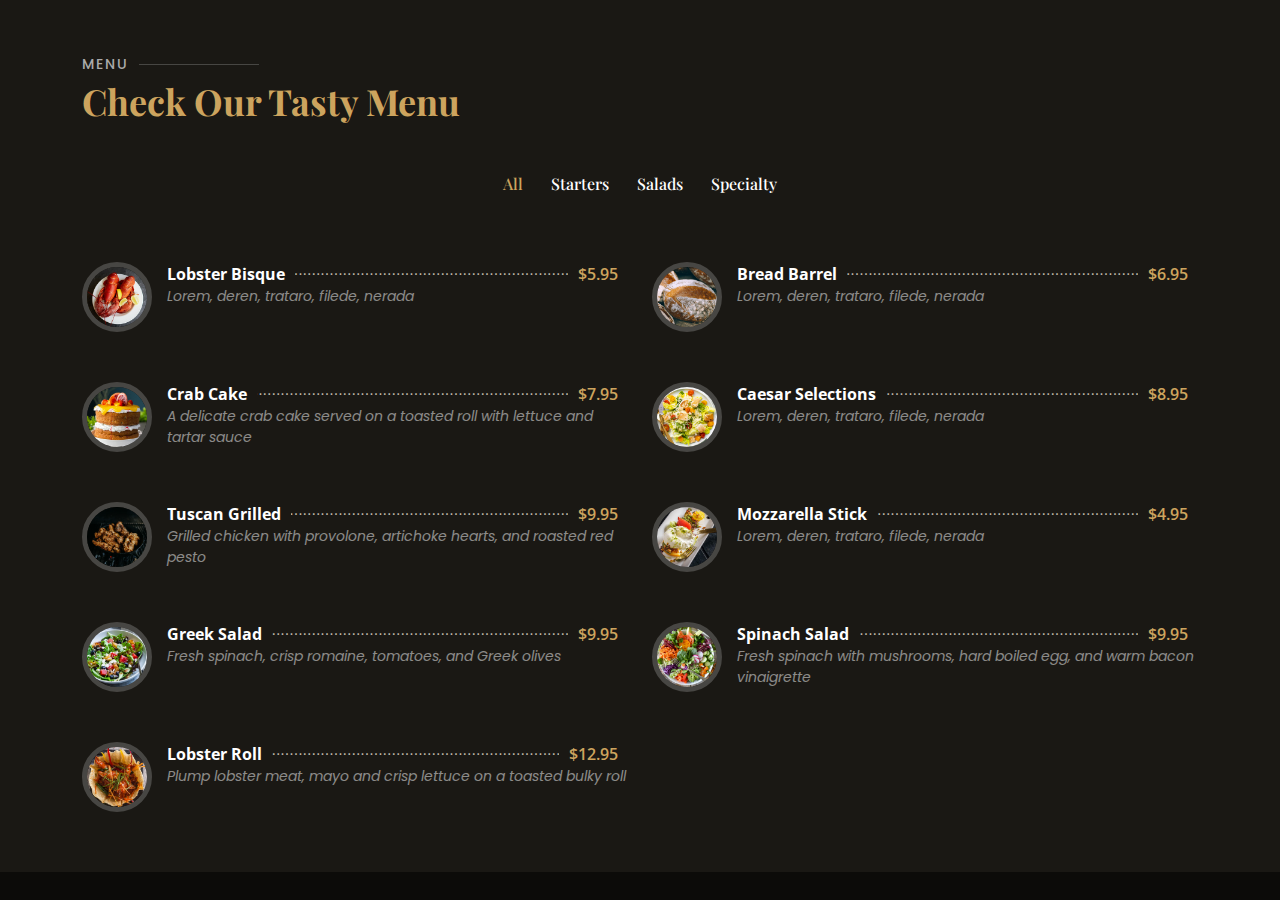
<file: Menu.html>
<!DOCTYPE html>
<html lang="en">

<head>
  <meta charset="utf-8">
  <meta content="width=device-width, initial-scale=1.0" name="viewport">

  <title>Indian Flavors</title>
  <meta content="" name="description">
  <meta content="" name="keywords">
  
  <!-- Favicons -->
  <link href="assets/img/logoiF.png" rel="icon">
  <link href="assets/img/apple-touch-icon.png" rel="apple-touch-icon" >

  <!-- Google Fonts -->
  <link href="https://fonts.googleapis.com/css?family=Open+Sans:300,300i,400,400i,600,600i,700,700i|Playfair+Display:ital,wght@0,400;0,500;0,600;0,700;1,400;1,500;1,600;1,700|Poppins:300,300i,400,400i,500,500i,600,600i,700,700i" rel="stylesheet">

  <!-- Vendor CSS Files -->
  <link href="assets/vendor/animate.css/animate.min.css" rel="stylesheet">
  <link href="assets/vendor/aos/aos.css" rel="stylesheet">
  <link href="assets/vendor/bootstrap/css/bootstrap.min.css" rel="stylesheet">
  <link href="assets/vendor/bootstrap-icons/bootstrap-icons.css" rel="stylesheet">
  <link href="assets/vendor/boxicons/css/boxicons.min.css" rel="stylesheet">
  <link href="assets/vendor/glightbox/css/glightbox.min.css" rel="stylesheet">
  <link href="assets/vendor/swiper/swiper-bundle.min.css" rel="stylesheet">

  <!-- Template Main CSS File -->
  <link href="assets/css/style.css" rel="stylesheet">

</head>

<body>
     <!-- ======= Menu Section ======= -->
     <section id="menu" class="menu section-bg">
        <div class="container" data-aos="fade-up">
  
          <div class="section-title">
            <h2>Menu</h2>
            <p>Check Our Tasty Menu</p>
          </div>
  
          <div class="row" data-aos="fade-up" data-aos-delay="100">
            <div class="col-lg-12 d-flex justify-content-center">
              <ul id="menu-flters">
                <li data-filter="*" class="filter-active">All</li>
                <li data-filter=".filter-starters">Starters</li>
                <li data-filter=".filter-salads">Salads</li>
                <li data-filter=".filter-specialty">Specialty</li>
              </ul>
            </div>
          </div>
  
          <div class="row menu-container" data-aos="fade-up" data-aos-delay="200">
  
            <div class="col-lg-6 menu-item filter-starters">
              <img src="assets/img/menu/lobster-bisque.jpg" class="menu-img" alt="">
              <div class="menu-content">
                <a href="#">Lobster Bisque</a><span>$5.95</span>
              </div>
              <div class="menu-ingredients">
                Lorem, deren, trataro, filede, nerada
              </div>
            </div>
  
            <div class="col-lg-6 menu-item filter-specialty">
              <img src="assets/img/menu/bread-barrel.jpg" class="menu-img" alt="">
              <div class="menu-content">
                <a href="#">Bread Barrel</a><span>$6.95</span>
              </div>
              <div class="menu-ingredients">
                Lorem, deren, trataro, filede, nerada
              </div>
            </div>
  
            <div class="col-lg-6 menu-item filter-starters">
              <img src="assets/img/menu/cake.jpg" class="menu-img" alt="">
              <div class="menu-content">
                <a href="#">Crab Cake</a><span>$7.95</span>
              </div>
              <div class="menu-ingredients">
                A delicate crab cake served on a toasted roll with lettuce and tartar sauce
              </div>
            </div>
  
            <div class="col-lg-6 menu-item filter-salads">
              <img src="assets/img/menu/caesar.jpg" class="menu-img" alt="">
              <div class="menu-content">
                <a href="#">Caesar Selections</a><span>$8.95</span>
              </div>
              <div class="menu-ingredients">
                Lorem, deren, trataro, filede, nerada
              </div>
            </div>
  
            <div class="col-lg-6 menu-item filter-specialty">
              <img src="assets/img/menu/tuscan-grilled.jpg" class="menu-img" alt="">
              <div class="menu-content">
                <a href="#">Tuscan Grilled</a><span>$9.95</span>
              </div>
              <div class="menu-ingredients">
                Grilled chicken with provolone, artichoke hearts, and roasted red pesto
              </div>
            </div>
  
            <div class="col-lg-6 menu-item filter-starters">
              <img src="assets/img/menu/mozzarella.jpg" class="menu-img" alt="">
              <div class="menu-content">
                <a href="#">Mozzarella Stick</a><span>$4.95</span>
              </div>
              <div class="menu-ingredients">
                Lorem, deren, trataro, filede, nerada
              </div>
            </div>
  
            <div class="col-lg-6 menu-item filter-salads">
              <img src="assets/img/menu/greek-salad.jpg" class="menu-img" alt="">
              <div class="menu-content">
                <a href="#">Greek Salad</a><span>$9.95</span>
              </div>
              <div class="menu-ingredients">
                Fresh spinach, crisp romaine, tomatoes, and Greek olives
              </div>
            </div>
  
            <div class="col-lg-6 menu-item filter-salads">
              <img src="assets/img/menu/spinach-salad.jpg" class="menu-img" alt="">
              <div class="menu-content">
                <a href="#">Spinach Salad</a><span>$9.95</span>
              </div>
              <div class="menu-ingredients">
                Fresh spinach with mushrooms, hard boiled egg, and warm bacon vinaigrette
              </div>
            </div>
  
            <div class="col-lg-6 menu-item filter-specialty">
              <img src="assets/img/menu/lobster-roll.jpg" class="menu-img" alt="">
              <div class="menu-content">
                <a href="#">Lobster Roll</a><span>$12.95</span>
              </div>
              <div class="menu-ingredients">
                Plump lobster meat, mayo and crisp lettuce on a toasted bulky roll
              </div>
            </div>
  
          </div>
  
        </div>
      </section><!-- End Menu Section -->

      <div id="preloader"></div>
  <a href="#" class="back-to-top d-flex align-items-center justify-content-center"><i class="bi bi-arrow-up-short"></i></a>

  <!-- Vendor JS Files -->
  <script src="assets/vendor/aos/aos.js"></script>
  <script src="assets/vendor/bootstrap/js/bootstrap.bundle.min.js"></script>
  <script src="assets/vendor/glightbox/js/glightbox.min.js"></script>
  <script src="assets/vendor/isotope-layout/isotope.pkgd.min.js"></script>
  <script src="assets/vendor/swiper/swiper-bundle.min.js"></script>
  <script src="assets/vendor/php-email-form/validate.js"></script>

  <!-- Template Main JS File -->
  <script src="assets/js/main.js"></script>

  <div id="navbar-placeholder"></div>
  <script>
    $(function(){
      $("#navbar-placeholder").load("navbar.html");
    });
  </script>

</body>

</html>
</file>
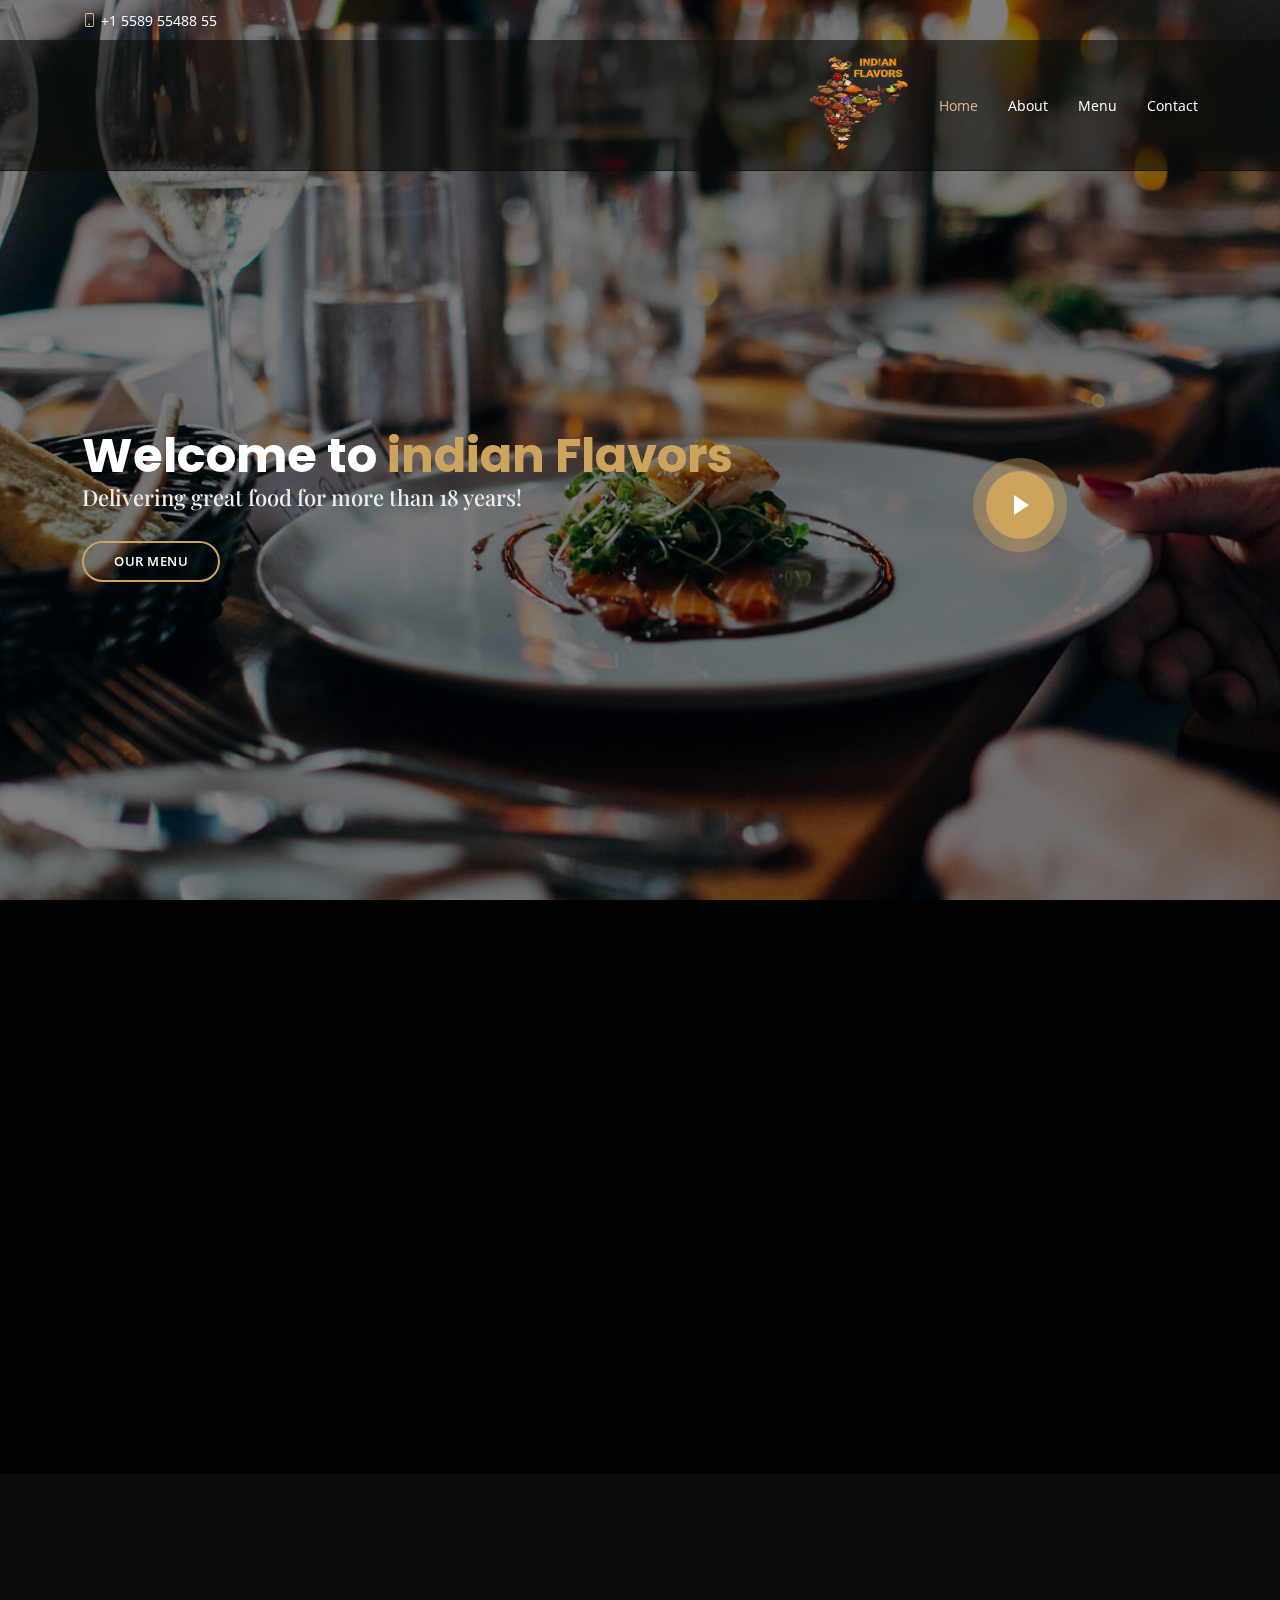
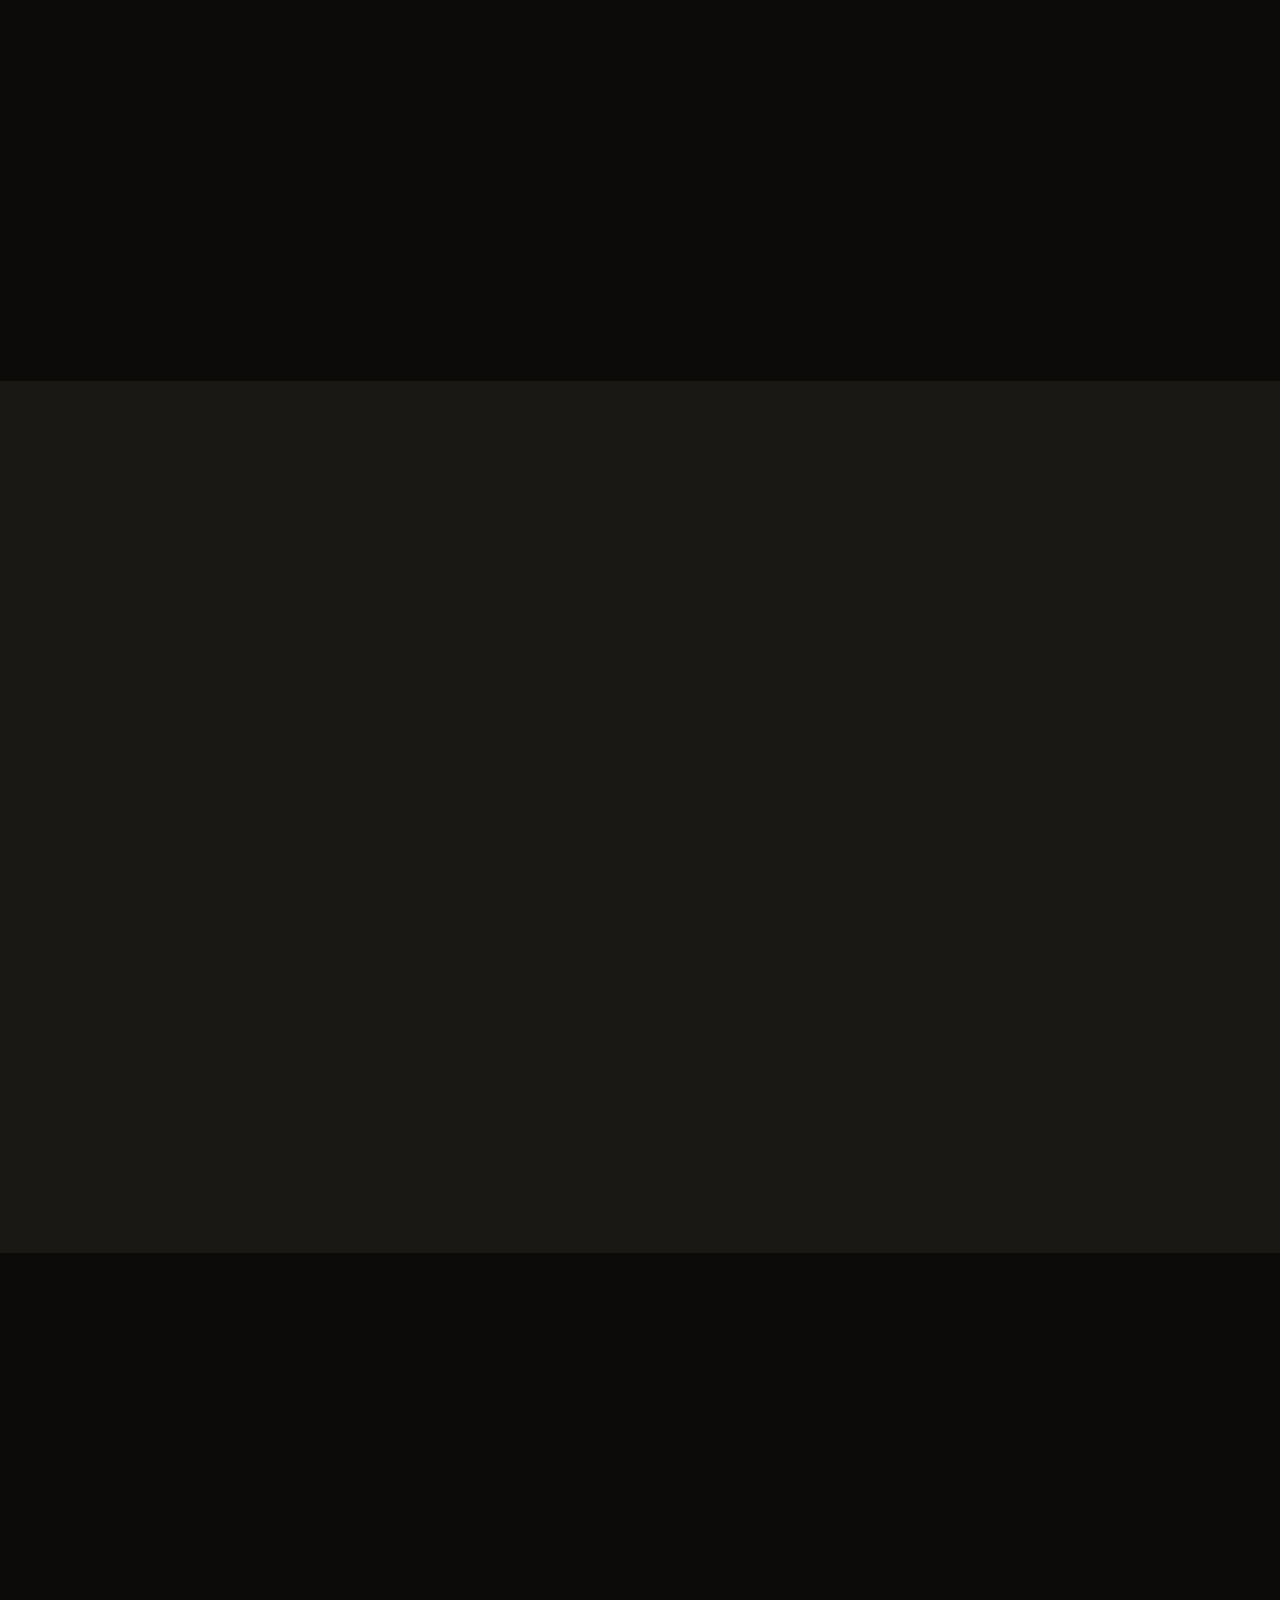
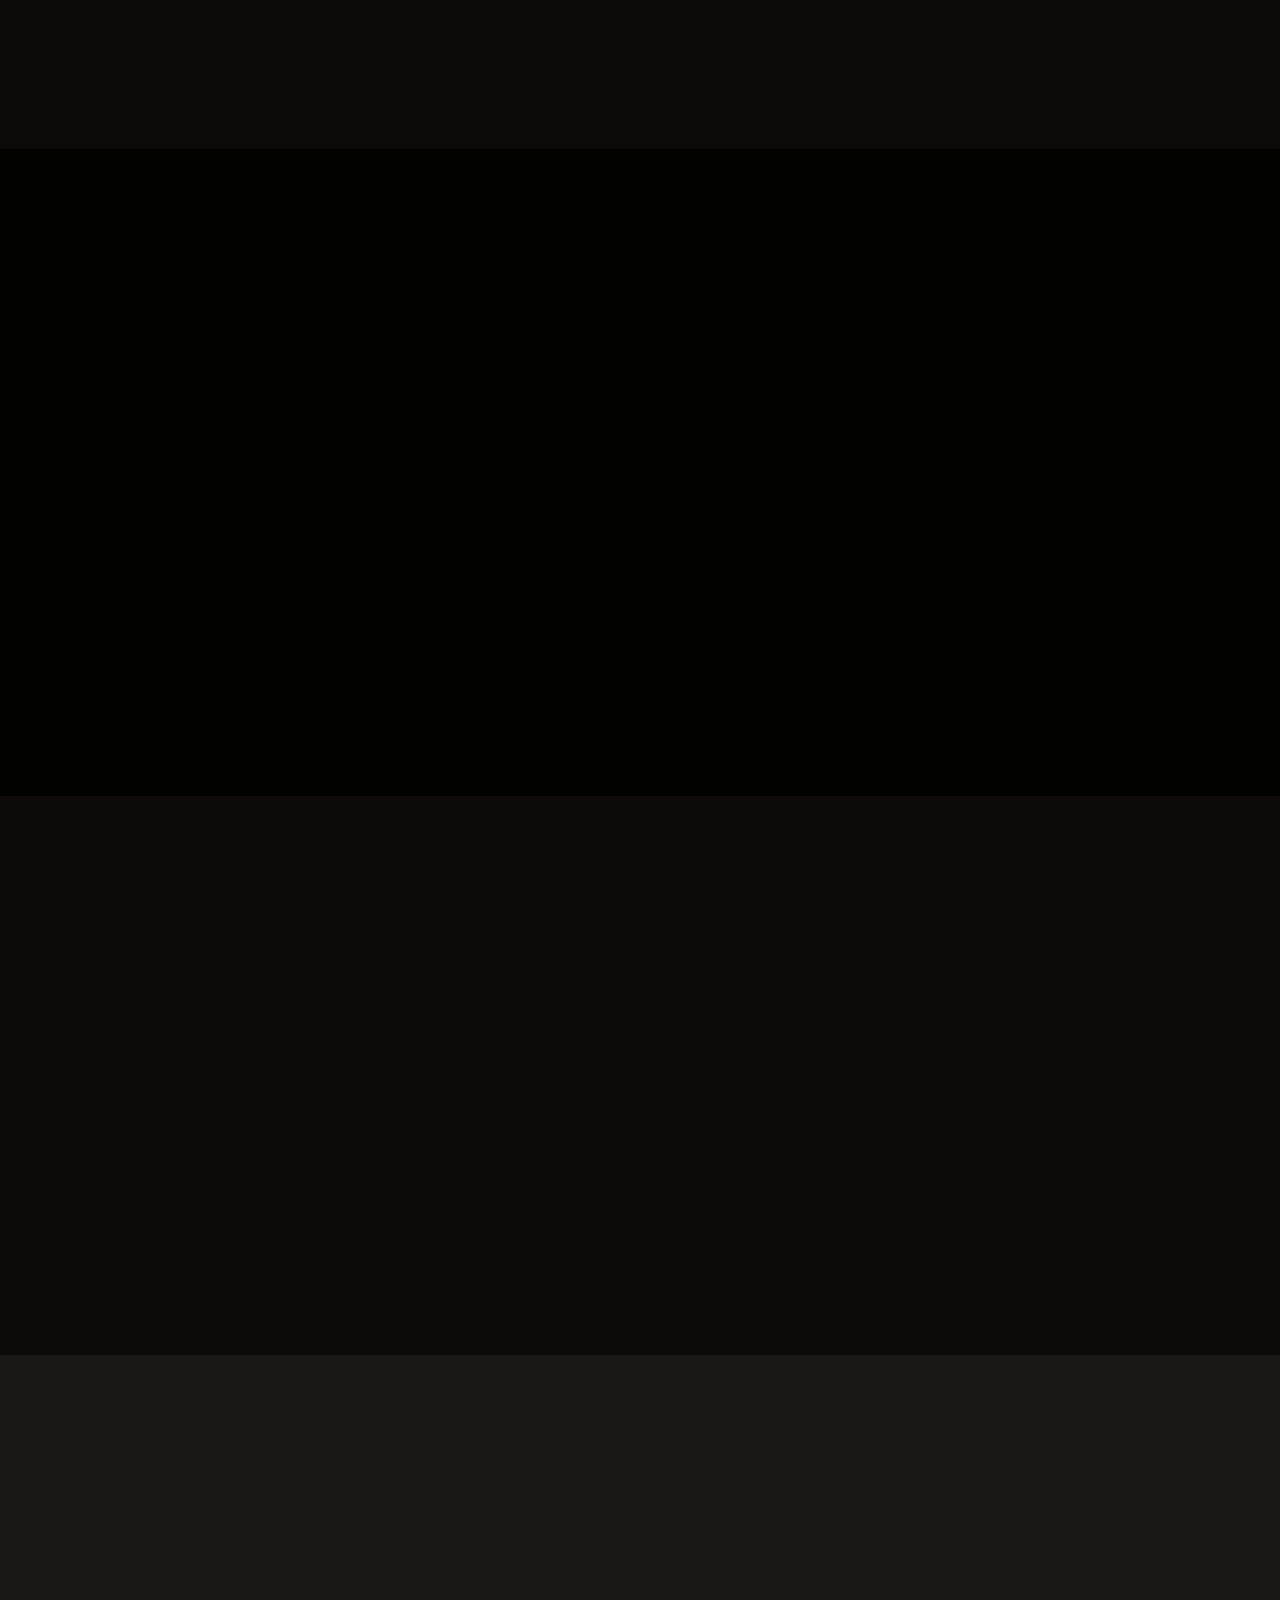
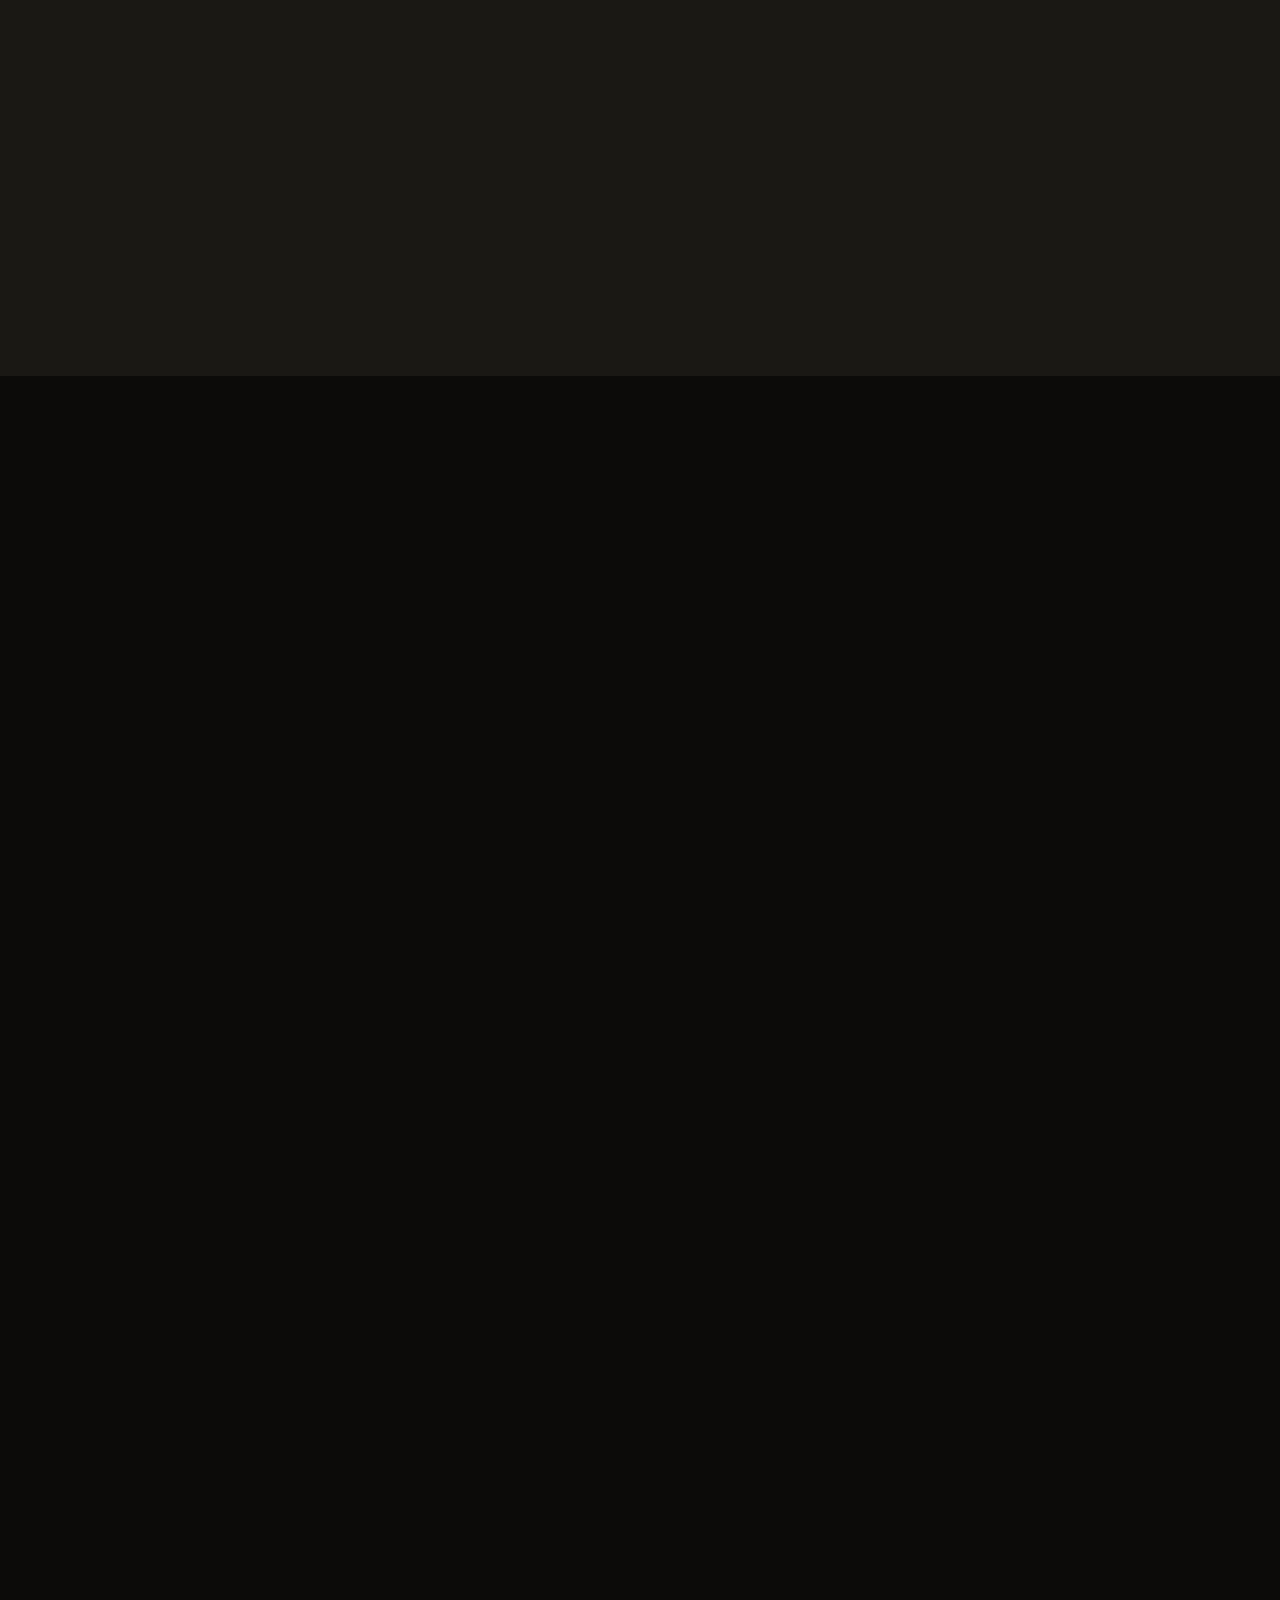
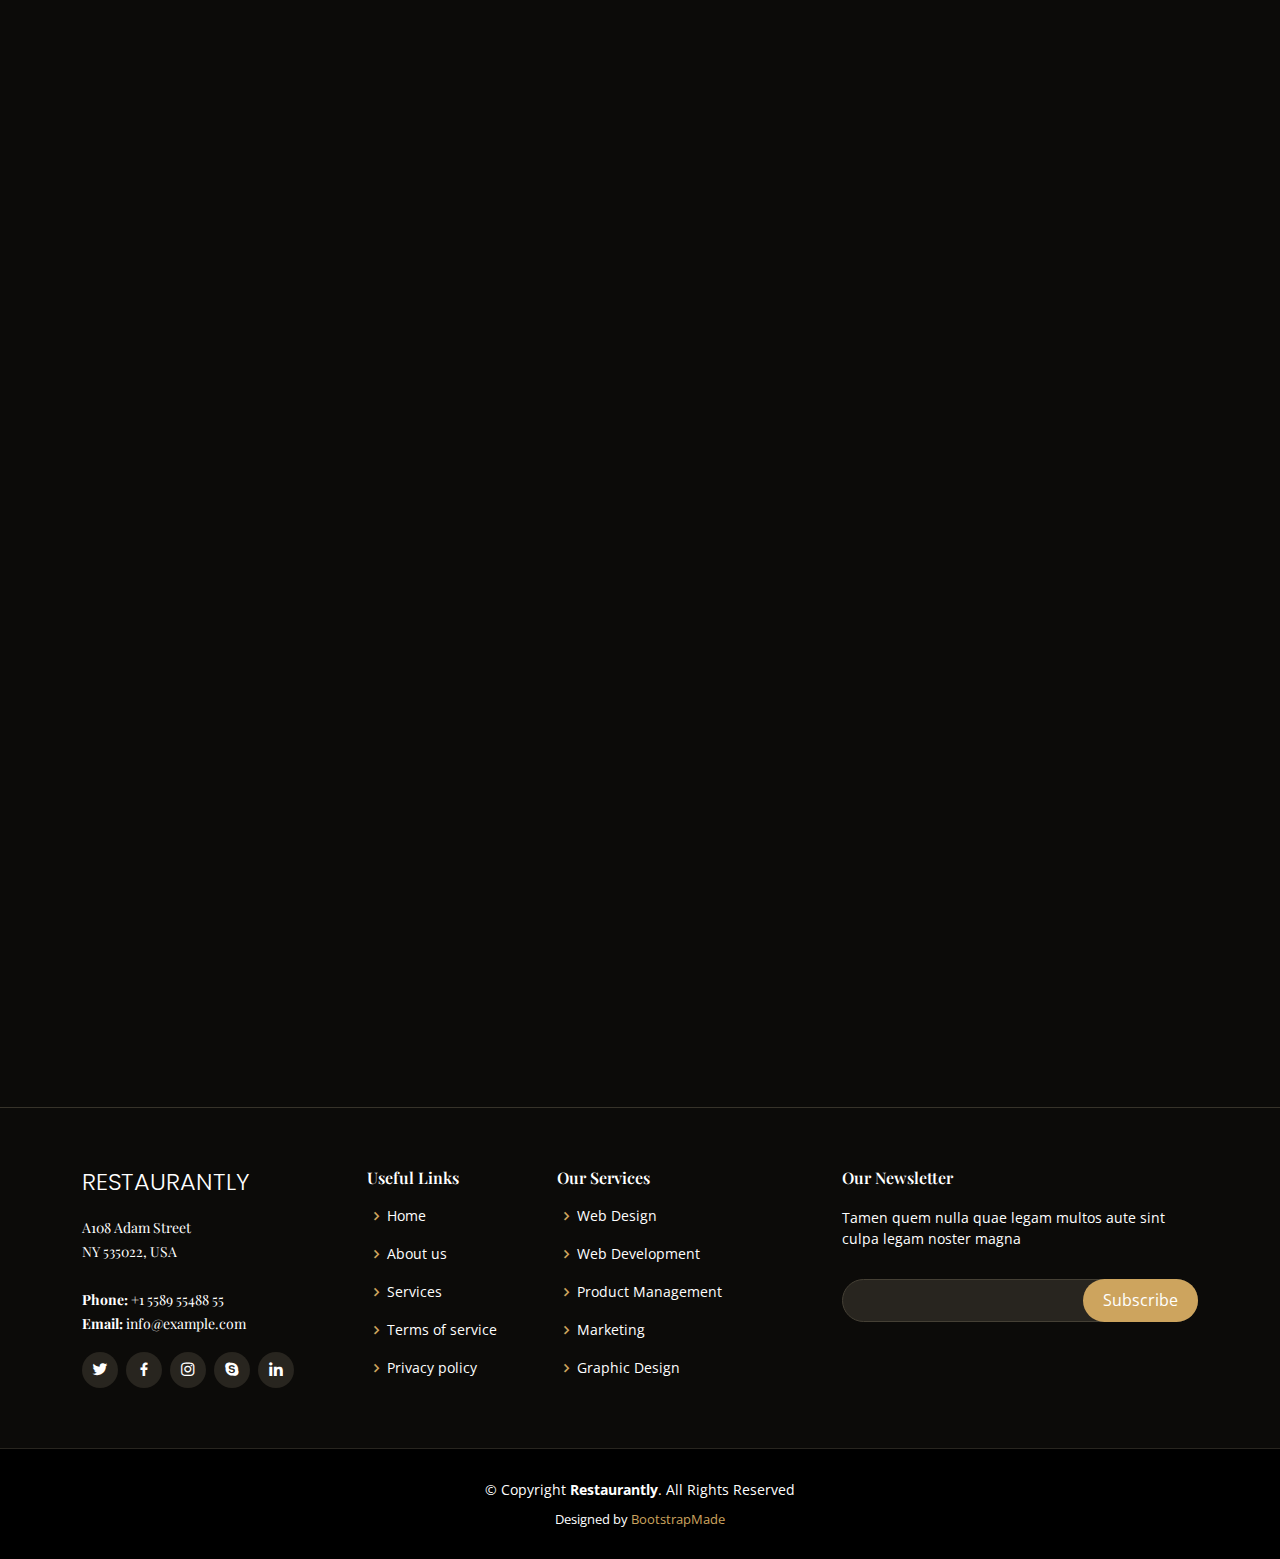
<file: navbar.html>
<!DOCTYPE html>
<html lang="en">

<head>
  <meta charset="utf-8">
  <meta content="width=device-width, initial-scale=1.0" name="viewport">

  <title>Indian Flavors</title>
  <meta content="" name="description">
  <meta content="" name="keywords">
  
  <!-- Favicons -->
  <link href="assets/img/logoiF.png" rel="icon">
  <link href="assets/img/apple-touch-icon.png" rel="apple-touch-icon" >

  <!-- Google Fonts -->
  <link href="https://fonts.googleapis.com/css?family=Open+Sans:300,300i,400,400i,600,600i,700,700i|Playfair+Display:ital,wght@0,400;0,500;0,600;0,700;1,400;1,500;1,600;1,700|Poppins:300,300i,400,400i,500,500i,600,600i,700,700i" rel="stylesheet">

  <!-- Vendor CSS Files -->
  <link href="assets/vendor/animate.css/animate.min.css" rel="stylesheet">
  <link href="assets/vendor/aos/aos.css" rel="stylesheet">
  <link href="assets/vendor/bootstrap/css/bootstrap.min.css" rel="stylesheet">
  <link href="assets/vendor/bootstrap-icons/bootstrap-icons.css" rel="stylesheet">
  <link href="assets/vendor/boxicons/css/boxicons.min.css" rel="stylesheet">
  <link href="assets/vendor/glightbox/css/glightbox.min.css" rel="stylesheet">
  <link href="assets/vendor/swiper/swiper-bundle.min.css" rel="stylesheet">

  <!-- Template Main CSS File -->
  <link href="assets/css/style.css" rel="stylesheet">

  <!-- =======================================================
  * Template Name: Restaurantly
  * Template URL: https://bootstrapmade.com/restaurantly-restaurant-template/
  * Updated: Mar 17 2024 with Bootstrap v5.3.3
  * Author: BootstrapMade.com
  * License: https://bootstrapmade.com/license/
  ======================================================== -->
</head>

<body>

  <!-- ======= Top Bar ======= -->
  <div id="topbar" class="d-flex align-items-center fixed-top">
    <div class="container d-flex justify-content-center justify-content-md-between">

      <div class="contact-info d-flex align-items-center">
        <i class="bi bi-phone d-flex align-items-center"><span>+1 5589 55488 55</span></i>
        
      </div>

      <div class="languages d-none d-md-flex align-items-center">
       
      </div>
    </div>
  </div>

  <!-- ======= Header ======= -->
  <header id="header" class="fixed-top d-flex align-items-cente">
    <div class="container-fluid container-xl d-flex align-items-center justify-content-lg-between">

      <h1 class="logo me-auto me-lg-0"><a href="index.html"></a></h1>
      <!-- Uncomment below if you prefer to use an image logo -->
      <!-- <a href="index.html" class="logo me-auto me-lg-0"><img src="assets/img/logo.png" alt="" class="img-fluid"></a>-->

      <nav id="navbar" class="navbar order-first order-lg-0">
        <img src="/assets/img/logoiF.png" alt="Logo" width="100px" height="100px">
        <ul>
          <li><a class="nav-link scrollto active" href="#hero">Home</a></li>
          <li><a class="nav-link scrollto" href="aboutus.html">About</a></li>
          <li><a class="nav-link scrollto" href="menu.html">Menu</a></li>
          <li><a class="nav-link scrollto" href="contact.html">Contact</a></li>
        </ul>
        <i class="bi bi-list mobile-nav-toggle"></i>
      </nav><!-- .navbar -->
      

    </div>
  </header><!-- End Header -->

  <!-- ======= Hero Section ======= -->
  <section id="hero" class="d-flex align-items-center">
    <div class="container position-relative text-center text-lg-start" data-aos="zoom-in" data-aos-delay="100">
      <div class="row">
        <div class="col-lg-8">
          <h1>Welcome to <span>indian Flavors</span></h1>
          <h2>Delivering great food for more than 18 years!</h2>

          <div class="btns">
            <a href="/Menu.html" class="btn-menu animated fadeInUp scrollto">Our Menu</a>
           
          </div>
        </div>
        <div class="col-lg-4 d-flex align-items-center justify-content-center position-relative" data-aos="zoom-in" data-aos-delay="200">
          <a href="https://www.youtube.com/watch?v=u6BOC7CDUTQ" class="glightbox play-btn"></a>
        </div>

      </div>
    </div>
  </section><!-- End Hero -->

  <main id="main">

    <!-- ======= About Section ======= -->
    <section id="about" class="about">
      <div class="container" data-aos="fade-up">

        <div class="row">
          <div class="col-lg-6 order-1 order-lg-2" data-aos="zoom-in" data-aos-delay="100">
            <div class="about-img">
              <img src="assets/img/about.jpg" alt="">
            </div>
          </div>
          <div class="col-lg-6 pt-4 pt-lg-0 order-2 order-lg-1 content">
            <h3>Voluptatem dignissimos provident quasi corporis voluptates sit assumenda.</h3>
            <p class="fst-italic">
              Lorem ipsum dolor sit amet, consectetur adipiscing elit, sed do eiusmod tempor incididunt ut labore et dolore
              magna aliqua.
            </p>
            <ul>
              <li><i class="bi bi-check-circle"></i> Ullamco laboris nisi ut aliquip ex ea commodo consequat.</li>
              <li><i class="bi bi-check-circle"></i> Duis aute irure dolor in reprehenderit in voluptate velit.</li>
              <li><i class="bi bi-check-circle"></i> Ullamco laboris nisi ut aliquip ex ea commodo consequat. Duis aute irure dolor in reprehenderit in voluptate trideta storacalaperda mastiro dolore eu fugiat nulla pariatur.</li>
            </ul>
            <p>
              Ullamco laboris nisi ut aliquip ex ea commodo consequat. Duis aute irure dolor in reprehenderit in voluptate
              velit esse cillum dolore eu fugiat nulla pariatur. Excepteur sint occaecat cupidatat non proident, sunt in
              culpa qui officia deserunt mollit anim id est laborum
            </p>
          </div>
        </div>

      </div>
    </section><!-- End About Section -->

    <!-- ======= Why Us Section ======= -->
    <section id="why-us" class="why-us">
      <div class="container" data-aos="fade-up">

        <div class="section-title">
          <h2>Why Us</h2>
          <p>Why Choose Our Restaurant</p>
        </div>

        <div class="row">

          <div class="col-lg-4">
            <div class="box" data-aos="zoom-in" data-aos-delay="100">
              <span>01</span>
              <h4>Lorem Ipsum</h4>
              <p>Ulamco laboris nisi ut aliquip ex ea commodo consequat. Et consectetur ducimus vero placeat</p>
            </div>
          </div>

          <div class="col-lg-4 mt-4 mt-lg-0">
            <div class="box" data-aos="zoom-in" data-aos-delay="200">
              <span>02</span>
              <h4>Repellat Nihil</h4>
              <p>Dolorem est fugiat occaecati voluptate velit esse. Dicta veritatis dolor quod et vel dire leno para dest</p>
            </div>
          </div>

          <div class="col-lg-4 mt-4 mt-lg-0">
            <div class="box" data-aos="zoom-in" data-aos-delay="300">
              <span>03</span>
              <h4> Ad ad velit qui</h4>
              <p>Molestiae officiis omnis illo asperiores. Aut doloribus vitae sunt debitis quo vel nam quis</p>
            </div>
          </div>

        </div>

      </div>
    </section><!-- End Why Us Section -->

    <!-- ======= Menu Section ======= -->
    <section id="menu" class="menu section-bg">
      <div class="container" data-aos="fade-up">

        <div class="section-title">
          <h2>Menu</h2>
          <p>Check Our Tasty Menu</p>
        </div>

        <div class="row" data-aos="fade-up" data-aos-delay="100">
          <div class="col-lg-12 d-flex justify-content-center">
            <ul id="menu-flters">
              <li data-filter="*" class="filter-active">All</li>
              <li data-filter=".filter-starters">Starters</li>
              <li data-filter=".filter-salads">Salads</li>
              <li data-filter=".filter-specialty">Specialty</li>
            </ul>
          </div>
        </div>

        <div class="row menu-container" data-aos="fade-up" data-aos-delay="200">

          <div class="col-lg-6 menu-item filter-starters">
            <img src="assets/img/menu/lobster-bisque.jpg" class="menu-img" alt="">
            <div class="menu-content">
              <a href="#">Lobster Bisque</a><span>$5.95</span>
            </div>
            <div class="menu-ingredients">
              Lorem, deren, trataro, filede, nerada
            </div>
          </div>

          <div class="col-lg-6 menu-item filter-specialty">
            <img src="assets/img/menu/bread-barrel.jpg" class="menu-img" alt="">
            <div class="menu-content">
              <a href="#">Bread Barrel</a><span>$6.95</span>
            </div>
            <div class="menu-ingredients">
              Lorem, deren, trataro, filede, nerada
            </div>
          </div>

          <div class="col-lg-6 menu-item filter-starters">
            <img src="assets/img/menu/cake.jpg" class="menu-img" alt="">
            <div class="menu-content">
              <a href="#">Crab Cake</a><span>$7.95</span>
            </div>
            <div class="menu-ingredients">
              A delicate crab cake served on a toasted roll with lettuce and tartar sauce
            </div>
          </div>

          <div class="col-lg-6 menu-item filter-salads">
            <img src="assets/img/menu/caesar.jpg" class="menu-img" alt="">
            <div class="menu-content">
              <a href="#">Caesar Selections</a><span>$8.95</span>
            </div>
            <div class="menu-ingredients">
              Lorem, deren, trataro, filede, nerada
            </div>
          </div>

          <div class="col-lg-6 menu-item filter-specialty">
            <img src="assets/img/menu/tuscan-grilled.jpg" class="menu-img" alt="">
            <div class="menu-content">
              <a href="#">Tuscan Grilled</a><span>$9.95</span>
            </div>
            <div class="menu-ingredients">
              Grilled chicken with provolone, artichoke hearts, and roasted red pesto
            </div>
          </div>

          <div class="col-lg-6 menu-item filter-starters">
            <img src="assets/img/menu/mozzarella.jpg" class="menu-img" alt="">
            <div class="menu-content">
              <a href="#">Mozzarella Stick</a><span>$4.95</span>
            </div>
            <div class="menu-ingredients">
              Lorem, deren, trataro, filede, nerada
            </div>
          </div>

          <div class="col-lg-6 menu-item filter-salads">
            <img src="assets/img/menu/greek-salad.jpg" class="menu-img" alt="">
            <div class="menu-content">
              <a href="#">Greek Salad</a><span>$9.95</span>
            </div>
            <div class="menu-ingredients">
              Fresh spinach, crisp romaine, tomatoes, and Greek olives
            </div>
          </div>

          <div class="col-lg-6 menu-item filter-salads">
            <img src="assets/img/menu/spinach-salad.jpg" class="menu-img" alt="">
            <div class="menu-content">
              <a href="#">Spinach Salad</a><span>$9.95</span>
            </div>
            <div class="menu-ingredients">
              Fresh spinach with mushrooms, hard boiled egg, and warm bacon vinaigrette
            </div>
          </div>

          <div class="col-lg-6 menu-item filter-specialty">
            <img src="assets/img/menu/lobster-roll.jpg" class="menu-img" alt="">
            <div class="menu-content">
              <a href="#">Lobster Roll</a><span>$12.95</span>
            </div>
            <div class="menu-ingredients">
              Plump lobster meat, mayo and crisp lettuce on a toasted bulky roll
            </div>
          </div>

        </div>

      </div>
    </section><!-- End Menu Section -->

    <!-- ======= Specials Section ======= -->
    <section id="specials" class="specials">
      <div class="container" data-aos="fade-up">

        <div class="section-title">
          <h2>Specials</h2>
          <p>Check Our Specials</p>
        </div>

        <div class="row" data-aos="fade-up" data-aos-delay="100">
          <div class="col-lg-3">
            <ul class="nav nav-tabs flex-column">
              <li class="nav-item">
                <a class="nav-link active show" data-bs-toggle="tab" href="#tab-1">Modi sit est</a>
              </li>
              <li class="nav-item">
                <a class="nav-link" data-bs-toggle="tab" href="#tab-2">Unde praesentium sed</a>
              </li>
              <li class="nav-item">
                <a class="nav-link" data-bs-toggle="tab" href="#tab-3">Pariatur explicabo vel</a>
              </li>
              <li class="nav-item">
                <a class="nav-link" data-bs-toggle="tab" href="#tab-4">Nostrum qui quasi</a>
              </li>
              <li class="nav-item">
                <a class="nav-link" data-bs-toggle="tab" href="#tab-5">Iusto ut expedita aut</a>
              </li>
            </ul>
          </div>
          <div class="col-lg-9 mt-4 mt-lg-0">
            <div class="tab-content">
              <div class="tab-pane active show" id="tab-1">
                <div class="row">
                  <div class="col-lg-8 details order-2 order-lg-1">
                    <h3>Architecto ut aperiam autem id</h3>
                    <p class="fst-italic">Qui laudantium consequatur laborum sit qui ad sapiente dila parde sonata raqer a videna mareta paulona marka</p>
                    <p>Et nobis maiores eius. Voluptatibus ut enim blanditiis atque harum sint. Laborum eos ipsum ipsa odit magni. Incidunt hic ut molestiae aut qui. Est repellat minima eveniet eius et quis magni nihil. Consequatur dolorem quaerat quos qui similique accusamus nostrum rem vero</p>
                  </div>
                  <div class="col-lg-4 text-center order-1 order-lg-2">
                    <img src="assets/img/specials-1.png" alt="" class="img-fluid">
                  </div>
                </div>
              </div>
              <div class="tab-pane" id="tab-2">
                <div class="row">
                  <div class="col-lg-8 details order-2 order-lg-1">
                    <h3>Et blanditiis nemo veritatis excepturi</h3>
                    <p class="fst-italic">Qui laudantium consequatur laborum sit qui ad sapiente dila parde sonata raqer a videna mareta paulona marka</p>
                    <p>Ea ipsum voluptatem consequatur quis est. Illum error ullam omnis quia et reiciendis sunt sunt est. Non aliquid repellendus itaque accusamus eius et velit ipsa voluptates. Optio nesciunt eaque beatae accusamus lerode pakto madirna desera vafle de nideran pal</p>
                  </div>
                  <div class="col-lg-4 text-center order-1 order-lg-2">
                    <img src="assets/img/specials-2.png" alt="" class="img-fluid">
                  </div>
                </div>
              </div>
              <div class="tab-pane" id="tab-3">
                <div class="row">
                  <div class="col-lg-8 details order-2 order-lg-1">
                    <h3>Impedit facilis occaecati odio neque aperiam sit</h3>
                    <p class="fst-italic">Eos voluptatibus quo. Odio similique illum id quidem non enim fuga. Qui natus non sunt dicta dolor et. In asperiores velit quaerat perferendis aut</p>
                    <p>Iure officiis odit rerum. Harum sequi eum illum corrupti culpa veritatis quisquam. Neque necessitatibus illo rerum eum ut. Commodi ipsam minima molestiae sed laboriosam a iste odio. Earum odit nesciunt fugiat sit ullam. Soluta et harum voluptatem optio quae</p>
                  </div>
                  <div class="col-lg-4 text-center order-1 order-lg-2">
                    <img src="assets/img/specials-3.png" alt="" class="img-fluid">
                  </div>
                </div>
              </div>
              <div class="tab-pane" id="tab-4">
                <div class="row">
                  <div class="col-lg-8 details order-2 order-lg-1">
                    <h3>Fuga dolores inventore laboriosam ut est accusamus laboriosam dolore</h3>
                    <p class="fst-italic">Totam aperiam accusamus. Repellat consequuntur iure voluptas iure porro quis delectus</p>
                    <p>Eaque consequuntur consequuntur libero expedita in voluptas. Nostrum ipsam necessitatibus aliquam fugiat debitis quis velit. Eum ex maxime error in consequatur corporis atque. Eligendi asperiores sed qui veritatis aperiam quia a laborum inventore</p>
                  </div>
                  <div class="col-lg-4 text-center order-1 order-lg-2">
                    <img src="assets/img/specials-4.png" alt="" class="img-fluid">
                  </div>
                </div>
              </div>
              <div class="tab-pane" id="tab-5">
                <div class="row">
                  <div class="col-lg-8 details order-2 order-lg-1">
                    <h3>Est eveniet ipsam sindera pad rone matrelat sando reda</h3>
                    <p class="fst-italic">Omnis blanditiis saepe eos autem qui sunt debitis porro quia.</p>
                    <p>Exercitationem nostrum omnis. Ut reiciendis repudiandae minus. Omnis recusandae ut non quam ut quod eius qui. Ipsum quia odit vero atque qui quibusdam amet. Occaecati sed est sint aut vitae molestiae voluptate vel</p>
                  </div>
                  <div class="col-lg-4 text-center order-1 order-lg-2">
                    <img src="assets/img/specials-5.png" alt="" class="img-fluid">
                  </div>
                </div>
              </div>
            </div>
          </div>
        </div>

      </div>
    </section><!-- End Specials Section -->

    <!-- ======= Events Section ======= -->
    <section id="events" class="events">
      <div class="container" data-aos="fade-up">

        <div class="section-title">
          <h2>Events</h2>
          <p>Organize Your Events in our Restaurant</p>
        </div>

        <div class="events-slider swiper" data-aos="fade-up" data-aos-delay="100">
          <div class="swiper-wrapper">

            <div class="swiper-slide">
              <div class="row event-item">
                <div class="col-lg-6">
                  <img src="assets/img/event-birthday.jpg" class="img-fluid" alt="">
                </div>
                <div class="col-lg-6 pt-4 pt-lg-0 content">
                  <h3>Birthday Parties</h3>
                  <div class="price">
                    <p><span>$189</span></p>
                  </div>
                  <p class="fst-italic">
                    Lorem ipsum dolor sit amet, consectetur adipiscing elit, sed do eiusmod tempor incididunt ut labore et dolore
                    magna aliqua.
                  </p>
                  <ul>
                    <li><i class="bi bi-check-circled"></i> Ullamco laboris nisi ut aliquip ex ea commodo consequat.</li>
                    <li><i class="bi bi-check-circled"></i> Duis aute irure dolor in reprehenderit in voluptate velit.</li>
                    <li><i class="bi bi-check-circled"></i> Ullamco laboris nisi ut aliquip ex ea commodo consequat.</li>
                  </ul>
                  <p>
                    Ullamco laboris nisi ut aliquip ex ea commodo consequat. Duis aute irure dolor in reprehenderit in voluptate
                    velit esse cillum dolore eu fugiat nulla pariatur
                  </p>
                </div>
              </div>
            </div><!-- End testimonial item -->

            <div class="swiper-slide">
              <div class="row event-item">
                <div class="col-lg-6">
                  <img src="assets/img/event-private.jpg" class="img-fluid" alt="">
                </div>
                <div class="col-lg-6 pt-4 pt-lg-0 content">
                  <h3>Private Parties</h3>
                  <div class="price">
                    <p><span>$290</span></p>
                  </div>
                  <p class="fst-italic">
                    Lorem ipsum dolor sit amet, consectetur adipiscing elit, sed do eiusmod tempor incididunt ut labore et dolore
                    magna aliqua.
                  </p>
                  <ul>
                    <li><i class="bi bi-check-circled"></i> Ullamco laboris nisi ut aliquip ex ea commodo consequat.</li>
                    <li><i class="bi bi-check-circled"></i> Duis aute irure dolor in reprehenderit in voluptate velit.</li>
                    <li><i class="bi bi-check-circled"></i> Ullamco laboris nisi ut aliquip ex ea commodo consequat.</li>
                  </ul>
                  <p>
                    Ullamco laboris nisi ut aliquip ex ea commodo consequat. Duis aute irure dolor in reprehenderit in voluptate
                    velit esse cillum dolore eu fugiat nulla pariatur
                  </p>
                </div>
              </div>
            </div><!-- End testimonial item -->

            <div class="swiper-slide">
              <div class="row event-item">
                <div class="col-lg-6">
                  <img src="assets/img/event-custom.jpg" class="img-fluid" alt="">
                </div>
                <div class="col-lg-6 pt-4 pt-lg-0 content">
                  <h3>Custom Parties</h3>
                  <div class="price">
                    <p><span>$99</span></p>
                  </div>
                  <p class="fst-italic">
                    Lorem ipsum dolor sit amet, consectetur adipiscing elit, sed do eiusmod tempor incididunt ut labore et dolore
                    magna aliqua.
                  </p>
                  <ul>
                    <li><i class="bi bi-check-circled"></i> Ullamco laboris nisi ut aliquip ex ea commodo consequat.</li>
                    <li><i class="bi bi-check-circled"></i> Duis aute irure dolor in reprehenderit in voluptate velit.</li>
                    <li><i class="bi bi-check-circled"></i> Ullamco laboris nisi ut aliquip ex ea commodo consequat.</li>
                  </ul>
                  <p>
                    Ullamco laboris nisi ut aliquip ex ea commodo consequat. Duis aute irure dolor in reprehenderit in voluptate
                    velit esse cillum dolore eu fugiat nulla pariatur
                  </p>
                </div>
              </div>
            </div><!-- End testimonial item -->

          </div>
          <div class="swiper-pagination"></div>
        </div>

      </div>
    </section><!-- End Events Section -->

    <!-- ======= Book A Table Section ======= -->
    <section id="book-a-table" class="book-a-table">
      <div class="container" data-aos="fade-up">

        <div class="section-title">
          <h2>Reservation</h2>
          <p>Book a Table</p>
        </div>

        <form action="forms/book-a-table.php" method="post" role="form" class="php-email-form" data-aos="fade-up" data-aos-delay="100">
          <div class="row">
            <div class="col-lg-4 col-md-6 form-group">
              <input type="text" name="name" class="form-control" id="name" placeholder="Your Name" data-rule="minlen:4" data-msg="Please enter at least 4 chars">
              <div class="validate"></div>
            </div>
            <div class="col-lg-4 col-md-6 form-group mt-3 mt-md-0">
              <input type="email" class="form-control" name="email" id="email" placeholder="Your Email" data-rule="email" data-msg="Please enter a valid email">
              <div class="validate"></div>
            </div>
            <div class="col-lg-4 col-md-6 form-group mt-3 mt-md-0">
              <input type="text" class="form-control" name="phone" id="phone" placeholder="Your Phone" data-rule="minlen:4" data-msg="Please enter at least 4 chars">
              <div class="validate"></div>
            </div>
            <div class="col-lg-4 col-md-6 form-group mt-3">
              <input type="text" name="date" class="form-control" id="date" placeholder="Date" data-rule="minlen:4" data-msg="Please enter at least 4 chars">
              <div class="validate"></div>
            </div>
            <div class="col-lg-4 col-md-6 form-group mt-3">
              <input type="text" class="form-control" name="time" id="time" placeholder="Time" data-rule="minlen:4" data-msg="Please enter at least 4 chars">
              <div class="validate"></div>
            </div>
            <div class="col-lg-4 col-md-6 form-group mt-3">
              <input type="number" class="form-control" name="people" id="people" placeholder="# of people" data-rule="minlen:1" data-msg="Please enter at least 1 chars">
              <div class="validate"></div>
            </div>
          </div>
          <div class="form-group mt-3">
            <textarea class="form-control" name="message" rows="5" placeholder="Message"></textarea>
            <div class="validate"></div>
          </div>
          <div class="mb-3">
            <div class="loading">Loading</div>
            <div class="error-message"></div>
            <div class="sent-message">Your booking request was sent. We will call back or send an Email to confirm your reservation. Thank you!</div>
          </div>
          <div class="text-center"><button type="submit">Book a Table</button></div>
        </form>

      </div>
    </section><!-- End Book A Table Section -->

    <!-- ======= Testimonials Section ======= -->
    <section id="testimonials" class="testimonials section-bg">
      <div class="container" data-aos="fade-up">

        <div class="section-title">
          <h2>Testimonials</h2>
          <p>What they're saying about us</p>
        </div>

        <div class="testimonials-slider swiper" data-aos="fade-up" data-aos-delay="100">
          <div class="swiper-wrapper">

            <div class="swiper-slide">
              <div class="testimonial-item">
                <p>
                  <i class="bx bxs-quote-alt-left quote-icon-left"></i>
                  Proin iaculis purus consequat sem cure digni ssim donec porttitora entum suscipit rhoncus. Accusantium quam, ultricies eget id, aliquam eget nibh et. Maecen aliquam, risus at semper.
                  <i class="bx bxs-quote-alt-right quote-icon-right"></i>
                </p>
                <img src="assets/img/testimonials/testimonials-1.jpg" class="testimonial-img" alt="">
                <h3>Saul Goodman</h3>
                <h4>Ceo &amp; Founder</h4>
              </div>
            </div><!-- End testimonial item -->

            <div class="swiper-slide">
              <div class="testimonial-item">
                <p>
                  <i class="bx bxs-quote-alt-left quote-icon-left"></i>
                  Export tempor illum tamen malis malis eram quae irure esse labore quem cillum quid cillum eram malis quorum velit fore eram velit sunt aliqua noster fugiat irure amet legam anim culpa.
                  <i class="bx bxs-quote-alt-right quote-icon-right"></i>
                </p>
                <img src="assets/img/testimonials/testimonials-2.jpg" class="testimonial-img" alt="">
                <h3>Sara Wilsson</h3>
                <h4>Designer</h4>
              </div>
            </div><!-- End testimonial item -->

            <div class="swiper-slide">
              <div class="testimonial-item">
                <p>
                  <i class="bx bxs-quote-alt-left quote-icon-left"></i>
                  Enim nisi quem export duis labore cillum quae magna enim sint quorum nulla quem veniam duis minim tempor labore quem eram duis noster aute amet eram fore quis sint minim.
                  <i class="bx bxs-quote-alt-right quote-icon-right"></i>
                </p>
                <img src="assets/img/testimonials/testimonials-3.jpg" class="testimonial-img" alt="">
                <h3>Jena Karlis</h3>
                <h4>Store Owner</h4>
              </div>
            </div><!-- End testimonial item -->

            <div class="swiper-slide">
              <div class="testimonial-item">
                <p>
                  <i class="bx bxs-quote-alt-left quote-icon-left"></i>
                  Fugiat enim eram quae cillum dolore dolor amet nulla culpa multos export minim fugiat minim velit minim dolor enim duis veniam ipsum anim magna sunt elit fore quem dolore labore illum veniam.
                  <i class="bx bxs-quote-alt-right quote-icon-right"></i>
                </p>
                <img src="assets/img/testimonials/testimonials-4.jpg" class="testimonial-img" alt="">
                <h3>Matt Brandon</h3>
                <h4>Freelancer</h4>
              </div>
            </div><!-- End testimonial item -->

            <div class="swiper-slide">
              <div class="testimonial-item">
                <p>
                  <i class="bx bxs-quote-alt-left quote-icon-left"></i>
                  Quis quorum aliqua sint quem legam fore sunt eram irure aliqua veniam tempor noster veniam enim culpa labore duis sunt culpa nulla illum cillum fugiat legam esse veniam culpa fore nisi cillum quid.
                  <i class="bx bxs-quote-alt-right quote-icon-right"></i>
                </p>
                <img src="assets/img/testimonials/testimonials-5.jpg" class="testimonial-img" alt="">
                <h3>John Larson</h3>
                <h4>Entrepreneur</h4>
              </div>
            </div><!-- End testimonial item -->

          </div>
          <div class="swiper-pagination"></div>
        </div>

      </div>
    </section><!-- End Testimonials Section -->

    <!-- ======= Gallery Section ======= -->
    <section id="gallery" class="gallery">

      <div class="container" data-aos="fade-up">
        <div class="section-title">
          <h2>Gallery</h2>
          <p>Some photos from Our Restaurant</p>
        </div>
      </div>

      <div class="container-fluid" data-aos="fade-up" data-aos-delay="100">

        <div class="row g-0">

          <div class="col-lg-3 col-md-4">
            <div class="gallery-item">
              <a href="assets/img/gallery/gallery-1.jpg" class="gallery-lightbox" data-gall="gallery-item">
                <img src="assets/img/gallery/gallery-1.jpg" alt="" class="img-fluid">
              </a>
            </div>
          </div>

          <div class="col-lg-3 col-md-4">
            <div class="gallery-item">
              <a href="assets/img/gallery/gallery-2.jpg" class="gallery-lightbox" data-gall="gallery-item">
                <img src="assets/img/gallery/gallery-2.jpg" alt="" class="img-fluid">
              </a>
            </div>
          </div>

          <div class="col-lg-3 col-md-4">
            <div class="gallery-item">
              <a href="assets/img/gallery/gallery-3.jpg" class="gallery-lightbox" data-gall="gallery-item">
                <img src="assets/img/gallery/gallery-3.jpg" alt="" class="img-fluid">
              </a>
            </div>
          </div>

          <div class="col-lg-3 col-md-4">
            <div class="gallery-item">
              <a href="assets/img/gallery/gallery-4.jpg" class="gallery-lightbox" data-gall="gallery-item">
                <img src="assets/img/gallery/gallery-4.jpg" alt="" class="img-fluid">
              </a>
            </div>
          </div>

          <div class="col-lg-3 col-md-4">
            <div class="gallery-item">
              <a href="assets/img/gallery/gallery-5.jpg" class="gallery-lightbox" data-gall="gallery-item">
                <img src="assets/img/gallery/gallery-5.jpg" alt="" class="img-fluid">
              </a>
            </div>
          </div>

          <div class="col-lg-3 col-md-4">
            <div class="gallery-item">
              <a href="assets/img/gallery/gallery-6.jpg" class="gallery-lightbox" data-gall="gallery-item">
                <img src="assets/img/gallery/gallery-6.jpg" alt="" class="img-fluid">
              </a>
            </div>
          </div>

          <div class="col-lg-3 col-md-4">
            <div class="gallery-item">
              <a href="assets/img/gallery/gallery-7.jpg" class="gallery-lightbox" data-gall="gallery-item">
                <img src="assets/img/gallery/gallery-7.jpg" alt="" class="img-fluid">
              </a>
            </div>
          </div>

          <div class="col-lg-3 col-md-4">
            <div class="gallery-item">
              <a href="assets/img/gallery/gallery-8.jpg" class="gallery-lightbox" data-gall="gallery-item">
                <img src="assets/img/gallery/gallery-8.jpg" alt="" class="img-fluid">
              </a>
            </div>
          </div>

        </div>

      </div>
    </section><!-- End Gallery Section -->

    <!-- ======= Chefs Section ======= -->
    <section id="chefs" class="chefs">
      <div class="container" data-aos="fade-up">

        <div class="section-title">
          <h2>Chefs</h2>
          <p>Our Proffesional Chefs</p>
        </div>

        <div class="row">

          <div class="col-lg-4 col-md-6">
            <div class="member" data-aos="zoom-in" data-aos-delay="100">
              <img src="assets/img/chefs/chefs-1.jpg" class="img-fluid" alt="">
              <div class="member-info">
                <div class="member-info-content">
                  <h4>Walter White</h4>
                  <span>Master Chef</span>
                </div>
                <div class="social">
                  <a href=""><i class="bi bi-twitter"></i></a>
                  <a href=""><i class="bi bi-facebook"></i></a>
                  <a href=""><i class="bi bi-instagram"></i></a>
                  <a href=""><i class="bi bi-linkedin"></i></a>
                </div>
              </div>
            </div>
          </div>

          <div class="col-lg-4 col-md-6">
            <div class="member" data-aos="zoom-in" data-aos-delay="200">
              <img src="assets/img/chefs/chefs-2.jpg" class="img-fluid" alt="">
              <div class="member-info">
                <div class="member-info-content">
                  <h4>Sarah Jhonson</h4>
                  <span>Patissier</span>
                </div>
                <div class="social">
                  <a href=""><i class="bi bi-twitter"></i></a>
                  <a href=""><i class="bi bi-facebook"></i></a>
                  <a href=""><i class="bi bi-instagram"></i></a>
                  <a href=""><i class="bi bi-linkedin"></i></a>
                </div>
              </div>
            </div>
          </div>

          <div class="col-lg-4 col-md-6">
            <div class="member" data-aos="zoom-in" data-aos-delay="300">
              <img src="assets/img/chefs/chefs-3.jpg" class="img-fluid" alt="">
              <div class="member-info">
                <div class="member-info-content">
                  <h4>William Anderson</h4>
                  <span>Cook</span>
                </div>
                <div class="social">
                  <a href=""><i class="bi bi-twitter"></i></a>
                  <a href=""><i class="bi bi-facebook"></i></a>
                  <a href=""><i class="bi bi-instagram"></i></a>
                  <a href=""><i class="bi bi-linkedin"></i></a>
                </div>
              </div>
            </div>
          </div>

        </div>

      </div>
    </section><!-- End Chefs Section -->

    <!-- ======= Contact Section ======= -->
    <section id="contact" class="contact">
      <div class="container" data-aos="fade-up">

        <div class="section-title">
          <h2>Contact</h2>
          <p>Contact Us</p>
        </div>
      </div>

      <div data-aos="fade-up">
        <iframe style="border:0; width: 100%; height: 350px;" src="https://www.google.com/maps/embed?pb=!1m14!1m8!1m3!1d12097.433213460943!2d-74.0062269!3d40.7101282!3m2!1i1024!2i768!4f13.1!3m3!1m2!1s0x0%3A0xb89d1fe6bc499443!2sDowntown+Conference+Center!5e0!3m2!1smk!2sbg!4v1539943755621" frameborder="0" allowfullscreen></iframe>
      </div>

      <div class="container" data-aos="fade-up">

        <div class="row mt-5">

          <div class="col-lg-4">
            <div class="info">
              <div class="address">
                <i class="bi bi-geo-alt"></i>
                <h4>Location:</h4>
                <p>A108 Adam Street, New York, NY 535022</p>
              </div>

              <div class="open-hours">
                <i class="bi bi-clock"></i>
                <h4>Open Hours:</h4>
                <p>
                  Monday-Saturday:<br>
                  11:00 AM - 2300 PM
                </p>
              </div>

              <div class="email">
                <i class="bi bi-envelope"></i>
                <h4>Email:</h4>
                <p>info@example.com</p>
              </div>

              <div class="phone">
                <i class="bi bi-phone"></i>
                <h4>Call:</h4>
                <p>+1 5589 55488 55s</p>
              </div>

            </div>

          </div>

          <div class="col-lg-8 mt-5 mt-lg-0">

            <form action="forms/contact.php" method="post" role="form" class="php-email-form">
              <div class="row">
                <div class="col-md-6 form-group">
                  <input type="text" name="name" class="form-control" id="name" placeholder="Your Name" required>
                </div>
                <div class="col-md-6 form-group mt-3 mt-md-0">
                  <input type="email" class="form-control" name="email" id="email" placeholder="Your Email" required>
                </div>
              </div>
              <div class="form-group mt-3">
                <input type="text" class="form-control" name="subject" id="subject" placeholder="Subject" required>
              </div>
              <div class="form-group mt-3">
                <textarea class="form-control" name="message" rows="8" placeholder="Message" required></textarea>
              </div>
              <div class="my-3">
                <div class="loading">Loading</div>
                <div class="error-message"></div>
                <div class="sent-message">Your message has been sent. Thank you!</div>
              </div>
              <div class="text-center"><button type="submit">Send Message</button></div>
            </form>

          </div>

        </div>

      </div>
    </section><!-- End Contact Section -->

  </main><!-- End #main -->

  <!-- ======= Footer ======= -->
  <footer id="footer">
    <div class="footer-top">
      <div class="container">
        <div class="row">

          <div class="col-lg-3 col-md-6">
            <div class="footer-info">
              <h3>Restaurantly</h3>
              <p>
                A108 Adam Street <br>
                NY 535022, USA<br><br>
                <strong>Phone:</strong> +1 5589 55488 55<br>
                <strong>Email:</strong> info@example.com<br>
              </p>
              <div class="social-links mt-3">
                <a href="#" class="twitter"><i class="bx bxl-twitter"></i></a>
                <a href="#" class="facebook"><i class="bx bxl-facebook"></i></a>
                <a href="#" class="instagram"><i class="bx bxl-instagram"></i></a>
                <a href="#" class="google-plus"><i class="bx bxl-skype"></i></a>
                <a href="#" class="linkedin"><i class="bx bxl-linkedin"></i></a>
              </div>
            </div>
          </div>

          <div class="col-lg-2 col-md-6 footer-links">
            <h4>Useful Links</h4>
            <ul>
              <li><i class="bx bx-chevron-right"></i> <a href="#">Home</a></li>
              <li><i class="bx bx-chevron-right"></i> <a href="#">About us</a></li>
              <li><i class="bx bx-chevron-right"></i> <a href="#">Services</a></li>
              <li><i class="bx bx-chevron-right"></i> <a href="#">Terms of service</a></li>
              <li><i class="bx bx-chevron-right"></i> <a href="#">Privacy policy</a></li>
            </ul>
          </div>

          <div class="col-lg-3 col-md-6 footer-links">
            <h4>Our Services</h4>
            <ul>
              <li><i class="bx bx-chevron-right"></i> <a href="#">Web Design</a></li>
              <li><i class="bx bx-chevron-right"></i> <a href="#">Web Development</a></li>
              <li><i class="bx bx-chevron-right"></i> <a href="#">Product Management</a></li>
              <li><i class="bx bx-chevron-right"></i> <a href="#">Marketing</a></li>
              <li><i class="bx bx-chevron-right"></i> <a href="#">Graphic Design</a></li>
            </ul>
          </div>

          <div class="col-lg-4 col-md-6 footer-newsletter">
            <h4>Our Newsletter</h4>
            <p>Tamen quem nulla quae legam multos aute sint culpa legam noster magna</p>
            <form action="" method="post">
              <input type="email" name="email"><input type="submit" value="Subscribe">
            </form>

          </div>

        </div>
      </div>
    </div>

    <div class="container">
      <div class="copyright">
        &copy; Copyright <strong><span>Restaurantly</span></strong>. All Rights Reserved
      </div>
      <div class="credits">
        <!-- All the links in the footer should remain intact. -->
        <!-- You can delete the links only if you purchased the pro version. -->
        <!-- Licensing information: https://bootstrapmade.com/license/ -->
        <!-- Purchase the pro version with working PHP/AJAX contact form: https://bootstrapmade.com/restaurantly-restaurant-template/ -->
        Designed by <a href="https://bootstrapmade.com/">BootstrapMade</a>
      </div>
    </div>
  </footer><!-- End Footer -->

  <div id="preloader"></div>
  <a href="#" class="back-to-top d-flex align-items-center justify-content-center"><i class="bi bi-arrow-up-short"></i></a>

  <!-- Vendor JS Files -->
  <script src="assets/vendor/aos/aos.js"></script>
  <script src="assets/vendor/bootstrap/js/bootstrap.bundle.min.js"></script>
  <script src="assets/vendor/glightbox/js/glightbox.min.js"></script>
  <script src="assets/vendor/isotope-layout/isotope.pkgd.min.js"></script>
  <script src="assets/vendor/swiper/swiper-bundle.min.js"></script>
  <script src="assets/vendor/php-email-form/validate.js"></script>

  <!-- Template Main JS File -->
  <script src="assets/js/main.js"></script>

</body>

</html>
</file>
<file: assets/css/style.css>
/**
* Template Name: Restaurantly
* Template URL: https://bootstrapmade.com/restaurantly-restaurant-template/
* Updated: Mar 17 2024 with Bootstrap v5.3.3
* Author: BootstrapMade.com
* License: https://bootstrapmade.com/license/
*/

/*--------------------------------------------------------------
# General
--------------------------------------------------------------*/
body {
  font-family: "Open Sans", sans-serif;
  background: #0c0b09;
  color: #fff;
}

a {
  color: #cda45e;
  text-decoration: none;
}

a:hover {
  color: #d9ba85;
  text-decoration: none;
}

h1,
h2,
h3,
h4,
h5,
h6 {
  font-family: "Playfair Display", serif;
}

/*--------------------------------------------------------------
# Preloader
--------------------------------------------------------------*/
#preloader {
  position: fixed;
  top: 0;
  left: 0;
  right: 0;
  bottom: 0;
  z-index: 9999;
  overflow: hidden;
  background: #1a1814;
}

#preloader:before {
  content: "";
  position: fixed;
  top: calc(50% - 30px);
  left: calc(50% - 30px);
  border: 6px solid #1a1814;
  border-top-color: #cda45e;
  border-bottom-color: #cda45e;
  border-radius: 50%;
  width: 60px;
  height: 60px;
  animation: animate-preloader 1s linear infinite;
}

@keyframes animate-preloader {
  0% {
    transform: rotate(0deg);
  }

  100% {
    transform: rotate(360deg);
  }
}

/*--------------------------------------------------------------
# Back to top button
--------------------------------------------------------------*/
.back-to-top {
  position: fixed;
  visibility: hidden;
  opacity: 0;
  right: 15px;
  bottom: 15px;
  z-index: 996;
  width: 44px;
  height: 44px;
  border-radius: 50px;
  transition: all 0.4s;
  border: 2px solid #cda45e;
}

.back-to-top i {
  font-size: 28px;
  color: #cda45e;
  line-height: 0;
}

.back-to-top:hover {
  background: #cda45e;
  color: #1a1814;
}

.back-to-top:hover i {
  color: #444444;
}

.back-to-top.active {
  visibility: visible;
  opacity: 1;
}

/*--------------------------------------------------------------
# Disable aos animation delay on mobile devices
--------------------------------------------------------------*/
@media screen and (max-width: 768px) {
  [data-aos-delay] {
    transition-delay: 0 !important;
  }
}

/*--------------------------------------------------------------
# Top Bar
--------------------------------------------------------------*/
#topbar {
  height: 40px;
  font-size: 14px;
  transition: all 0.5s;
  z-index: 996;
}

#topbar.topbar-scrolled {
  top: -40px;
}

#topbar .contact-info i {
  font-style: normal;
  color: #d9ba85;
}

#topbar .contact-info i span {
  padding-left: 5px;
  color: #fff;
}

#topbar .languages ul {
  display: flex;
  flex-wrap: wrap;
  list-style: none;
  padding: 0;
  margin: 0;
  color: #cda45e;
}

#topbar .languages ul a {
  color: white;
}

#topbar .languages ul li+li {
  padding-left: 10px;
}

#topbar .languages ul li+li::before {
  display: inline-block;
  padding-right: 10px;
  color: rgba(255, 255, 255, 0.5);
  content: "/";
}

/*--------------------------------------------------------------
# Header
--------------------------------------------------------------*/
#header {
  background: rgba(12, 11, 9, 0.6);
  border-bottom: 1px solid rgba(12, 11, 9, 0.6);
  transition: all 0.5s;
  z-index: 997;
  padding: 15px 0;
  top: 40px;
}

#header.header-scrolled {
  top: 0;
  background: rgba(0, 0, 0, 0.85);
  border-bottom: 1px solid #37332a;
}

#header .logo {
  font-size: 28px;
  margin: 0;
  padding: 0;
  line-height: 1;
  font-weight: 300;
  letter-spacing: 1px;
  text-transform: uppercase;
  font-family: "Poppins", sans-serif;
}

#header .logo a {
  color: #fff;
}

#header .logo img {
  max-height: 40px;
}

/*--------------------------------------------------------------
# Book a table button Menu
--------------------------------------------------------------*/
.book-a-table-btn {
  margin: 0 0 0 15px;
  border: 2px solid #cda45e;
  color: #fff;
  border-radius: 50px;
  padding: 8px 25px;
  text-transform: uppercase;
  font-size: 13px;
  font-weight: 500;
  letter-spacing: 1px;
  transition: 0.3s;
}

.book-a-table-btn:hover {
  background: #cda45e;
  color: #fff;
}

@media (max-width: 992px) {
  .book-a-table-btn {
    margin: 0 15px 0 0;
    padding: 8px 20px;
  }
}

/*--------------------------------------------------------------
# Navigation Menu
--------------------------------------------------------------*/
/**
* Desktop Navigation 
*/
.logo{
  align-items: left;
  padding: 10px;
}
.navbar {
  padding: 0px;
  border-radius: 20px; /* Adjust the value to change the roundness */
}

.navbar ul {
  margin: 0;
  padding: 0;
  display: flex;
  list-style: none;
  align-items: center;
}

.navbar li {
  position: relative;
}

.navbar a,
.navbar a:focus {
  display: flex;
  align-items: center;
  justify-content: space-between;
  padding: 10px 0 10px 30px;
  color: #fff;
  white-space: nowrap;
  transition: 0.3s;
  font-size: 14px;
}

.navbar a i,
.navbar a:focus i {
  font-size: 12px;
  line-height: 0;
  margin-left: 5px;
}

.navbar a:hover,
.navbar .active,
.navbar .active:focus,
.navbar li:hover>a {
  color: #d9ba85;
}

.navbar .dropdown ul {
  display: block;
  position: absolute;
  left: 14px;
  top: calc(100% + 30px);
  margin: 0;
  padding: 10px 0;
  z-index: 99;
  opacity: 0;
  visibility: hidden;
  background: #fff;
  box-shadow: 0px 0px 30px rgba(127, 137, 161, 0.25);
  transition: 0.3s;
  border-radius: 4px;
}

.navbar .dropdown ul li {
  min-width: 200px;
}

.navbar .dropdown ul a {
  padding: 10px 20px;
  color: #444444;
}

.navbar .dropdown ul a i {
  font-size: 12px;
}

.navbar .dropdown ul a:hover,
.navbar .dropdown ul .active:hover,
.navbar .dropdown ul li:hover>a {
  color: #cda45e;
}

.navbar .dropdown:hover>ul {
  opacity: 1;
  top: 100%;
  visibility: visible;
}

.navbar .dropdown .dropdown ul {
  top: 0;
  left: calc(100% - 30px);
  visibility: hidden;
}

.navbar .dropdown .dropdown:hover>ul {
  opacity: 1;
  top: 0;
  left: 100%;
  visibility: visible;
}

@media (max-width: 1366px) {
  .navbar .dropdown .dropdown ul {
    left: -90%;
  }

  .navbar .dropdown .dropdown:hover>ul {
    left: -100%;
  }
}

/**
* Mobile Navigation 
*/
.mobile-nav-toggle {
  color: #fff;
  font-size: 28px;
  cursor: pointer;
  margin-left: 15px;
  display: none;
  line-height: 0;
  transition: 0.5s;
}

@media (max-width: 991px) {
  .mobile-nav-toggle {
    display: block;
    margin-left: 15px;
  }

  .navbar ul {
    display: none;
  }
}

.navbar-mobile {
  position: fixed;
  overflow: hidden;
  top: 0;
  right: 0;
  left: 0;
  bottom: 0;
  background: rgba(0, 0, 0, 0.9);
  transition: 0.3s;
  z-index: 999;
}

.navbar-mobile .mobile-nav-toggle {
  position: absolute;
  top: 15px;
  right: 15px;
}

.navbar-mobile ul {
  display: block;
  position: absolute;
  top: 55px;
  right: 15px;
  bottom: 15px;
  left: 15px;
  padding: 10px 0;
  border-radius: 6px;
  background-color: #fff;
  overflow-y: auto;
  transition: 0.3s;
}

.navbar-mobile a,
.navbar-mobile a:focus {
  padding: 10px 20px;
  font-size: 15px;
  color: #1a1814;
}

.navbar-mobile a:hover,
.navbar-mobile .active,
.navbar-mobile li:hover>a {
  color: #cda45e;
}

.navbar-mobile .getstarted,
.navbar-mobile .getstarted:focus {
  margin: 15px;
}

.navbar-mobile .dropdown ul {
  position: static;
  display: none;
  margin: 10px 20px;
  padding: 10px 0;
  z-index: 99;
  opacity: 1;
  visibility: visible;
  background: #fff;
  box-shadow: 0px 0px 30px rgba(127, 137, 161, 0.25);
}

.navbar-mobile .dropdown ul li {
  min-width: 200px;
}

.navbar-mobile .dropdown ul a {
  padding: 10px 20px;
}

.navbar-mobile .dropdown ul a i {
  font-size: 12px;
}

.navbar-mobile .dropdown ul a:hover,
.navbar-mobile .dropdown ul .active:hover,
.navbar-mobile .dropdown ul li:hover>a {
  color: #cda45e;
}

.navbar-mobile .dropdown>.dropdown-active {
  display: block;
}

/*--------------------------------------------------------------
# Hero Section
--------------------------------------------------------------*/
#hero {
  width: 100%;
  height: 100vh;
  background: url("../img/hero-bg.jpg") top center;
  background-size: cover;
  position: relative;
  padding: 0;
}

#hero:before {
  content: "";
  background: rgba(0, 0, 0, 0.5);
  position: absolute;
  bottom: 0;
  top: 0;
  left: 0;
  right: 0;
}

#hero .container {
  padding-top: 110px;
}

@media (max-width: 992px) {
  #hero .container {
    padding-top: 98px;
  }
}

#hero h1 {
  margin: 0;
  font-size: 48px;
  font-weight: 700;
  line-height: 56px;
  color: #fff;
  font-family: "Poppins", sans-serif;
}

#hero h1 span {
  color: #cda45e;
}

#hero h2 {
  color: #eee;
  margin-bottom: 10px 0 0 0;
  font-size: 22px;
}

#hero .btns {
  margin-top: 30px;
}

#hero .btn-menu,
#hero .btn-book {
  font-weight: 600;
  font-size: 13px;
  letter-spacing: 0.5px;
  text-transform: uppercase;
  display: inline-block;
  padding: 12px 30px;
  border-radius: 50px;
  transition: 0.3s;
  line-height: 1;
  color: white;
  border: 2px solid #cda45e;
}

#hero .btn-menu:hover,
#hero .btn-book:hover {
  background: #cda45e;
  color: #fff;
}

#hero .btn-book {
  margin-left: 15px;
}

#hero .play-btn {
  width: 94px;
  height: 94px;
  background: radial-gradient(#cda45e 50%, rgba(205, 164, 94, 0.4) 52%);
  border-radius: 50%;
  display: block;
  position: relative;
  overflow: hidden;
}

#hero .play-btn::after {
  content: "";
  position: absolute;
  left: 50%;
  top: 50%;
  transform: translateX(-40%) translateY(-50%);
  width: 0;
  height: 0;
  border-top: 10px solid transparent;
  border-bottom: 10px solid transparent;
  border-left: 15px solid #fff;
  z-index: 100;
  transition: all 400ms cubic-bezier(0.55, 0.055, 0.675, 0.19);
}

#hero .play-btn::before {
  content: "";
  position: absolute;
  width: 120px;
  height: 120px;
  animation-delay: 0s;
  animation: pulsate-btn 2s;
  animation-direction: forwards;
  animation-iteration-count: infinite;
  animation-timing-function: steps;
  opacity: 1;
  border-radius: 50%;
  border: 5px solid rgba(205, 164, 94, 0.7);
  top: -15%;
  left: -15%;
  background: rgba(198, 16, 0, 0);
}

#hero .play-btn:hover::after {
  border-left: 15px solid #cda45e;
  transform: scale(20);
}

#hero .play-btn:hover::before {
  content: "";
  position: absolute;
  left: 50%;
  top: 50%;
  transform: translateX(-40%) translateY(-50%);
  width: 0;
  height: 0;
  border: none;
  border-top: 10px solid transparent;
  border-bottom: 10px solid transparent;
  border-left: 15px solid #fff;
  z-index: 200;
  animation: none;
  border-radius: 0;
}

@media (min-width: 1600px) {
  #hero {
    background-attachment: fixed;
  }
}

@media (max-width: 992px) {
  #hero .play-btn {
    margin-top: 30px;
  }
}

@media (max-height: 500px) {
  #hero {
    height: auto;
  }

  #hero .container {
    padding-top: 130px;
    padding-bottom: 60px;
  }
}

@media (max-width: 768px) {
  #hero h1 {
    font-size: 28px;
    line-height: 36px;
  }

  #hero h2 {
    font-size: 18px;
    line-height: 24px;
  }
}

@keyframes pulsate-btn {
  0% {
    transform: scale(0.6, 0.6);
    opacity: 1;
  }

  100% {
    transform: scale(1, 1);
    opacity: 0;
  }
}

/*--------------------------------------------------------------
# Sections General
--------------------------------------------------------------*/
section {
  padding: 60px 0;
  overflow: hidden;
}

.section-bg {
  background-color: #1a1814;
}

.section-title {
  padding-bottom: 40px;
}

.section-title h2 {
  font-size: 14px;
  font-weight: 500;
  padding: 0;
  line-height: 1px;
  margin: 0 0 5px 0;
  letter-spacing: 2px;
  text-transform: uppercase;
  color: #aaaaaa;
  font-family: "Poppins", sans-serif;
}

.section-title h2::after {
  content: "";
  width: 120px;
  height: 1px;
  display: inline-block;
  background: rgba(255, 255, 255, 0.2);
  margin: 4px 10px;
}

.section-title p {
  margin: 0;
  margin: 0;
  font-size: 36px;
  font-weight: 700;
  font-family: "Playfair Display", serif;
  color: #cda45e;
}

/*--------------------------------------------------------------
# About
--------------------------------------------------------------*/
.breadcrumbs {
  padding: 15px 0;
  background: #1d1b16;
  margin-top: 110px;
}

@media (max-width: 992px) {
  .breadcrumbs {
    margin-top: 98px;
  }
}

.breadcrumbs h2 {
  font-size: 26px;
  font-weight: 300;
}

.breadcrumbs ol {
  display: flex;
  flex-wrap: wrap;
  list-style: none;
  padding: 0;
  margin: 0;
  font-size: 14px;
}

.breadcrumbs ol li+li {
  padding-left: 10px;
}

.breadcrumbs ol li+li::before {
  display: inline-block;
  padding-right: 10px;
  color: #37332a;
  content: "/";
}

@media (max-width: 768px) {
  .breadcrumbs .d-flex {
    display: block !important;
  }

  .breadcrumbs ol {
    display: block;
  }

  .breadcrumbs ol li {
    display: inline-block;
  }
}

/*--------------------------------------------------------------
# About
--------------------------------------------------------------*/
.about {
  background: url("../img/about-bg.jpg") center center;
  background-size: cover;
  position: relative;
  padding: 80px 0;
}

.about:before {
  content: "";
  background: rgba(0, 0, 0, 0.8);
  position: absolute;
  bottom: 0;
  top: 0;
  left: 0;
  right: 0;
}

.about .about-img {
  position: relative;
  transition: 0.5s;
}

.about .about-img img {
  max-width: 100%;
  border: 4px solid rgba(255, 255, 255, 0.2);
  position: relative;
}

.about .about-img::before {
  position: absolute;
  left: 20px;
  top: 20px;
  width: 60px;
  height: 60px;
  z-index: 1;
  content: "";
  border-left: 5px solid #cda45e;
  border-top: 5px solid #cda45e;
  transition: 0.5s;
}

.about .about-img::after {
  position: absolute;
  right: 20px;
  bottom: 20px;
  width: 60px;
  height: 60px;
  z-index: 2;
  content: "";
  border-right: 5px solid #cda45e;
  border-bottom: 5px solid #cda45e;
  transition: 0.5s;
}

.about .about-img:hover {
  transform: scale(1.03);
}

.about .about-img:hover::before {
  left: 10px;
  top: 10px;
}

.about .about-img:hover::after {
  right: 10px;
  bottom: 10px;
}

.about .content {
  position: relative;
}

.about .content h3 {
  font-weight: 600;
  font-size: 26px;
}

.about .content ul {
  list-style: none;
  padding: 0;
}

.about .content ul li {
  padding-bottom: 10px;
}

.about .content ul i {
  font-size: 20px;
  padding-right: 4px;
  color: #cda45e;
}

.about .content p:last-child {
  margin-bottom: 0;
}

@media (min-width: 1024px) {
  .about {
    background-attachment: fixed;
  }
}

/*--------------------------------------------------------------
# Why Us
--------------------------------------------------------------*/
.why-us .box {
  padding: 50px 30px;
  box-shadow: 0px 2px 15px rgba(0, 0, 0, 0.1);
  transition: all ease-in-out 0.3s;
  background: #1a1814;
}

.why-us .box span {
  display: block;
  font-size: 28px;
  font-weight: 700;
  color: #cda45e;
}

.why-us .box h4 {
  font-size: 24px;
  font-weight: 600;
  padding: 0;
  margin: 20px 0;
  color: rgba(255, 255, 255, 0.8);
}

.why-us .box p {
  color: #aaaaaa;
  font-size: 15px;
  margin: 0;
  padding: 0;
}

.why-us .box:hover {
  background: #cda45e;
  padding: 30px 30px 70px 30px;
  box-shadow: 10px 15px 30px rgba(0, 0, 0, 0.18);
}

.why-us .box:hover span,
.why-us .box:hover h4,
.why-us .box:hover p {
  color: #fff;
}

/*--------------------------------------------------------------
# Menu Section
--------------------------------------------------------------*/
.menu #menu-flters {
  padding: 0;
  margin: 0 auto 0 auto;
  list-style: none;
  text-align: center;
  border-radius: 50px;
}

.menu #menu-flters li {
  cursor: pointer;
  display: inline-block;
  padding: 8px 12px 10px 12px;
  font-size: 16px;
  font-weight: 500;
  line-height: 1;
  color: #fff;
  margin-bottom: 10px;
  transition: all ease-in-out 0.3s;
  border-radius: 50px;
  font-family: "Playfair Display", serif;
}

.menu #menu-flters li:hover,
.menu #menu-flters li.filter-active {
  color: #cda45e;
}

.menu #menu-flters li:last-child {
  margin-right: 0;
}

.menu .menu-item {
  margin-top: 50px;
}

.menu .menu-img {
  width: 70px;
  border-radius: 50%;
  float: left;
  border: 5px solid rgba(255, 255, 255, 0.2);
}

.menu .menu-content {
  margin-left: 85px;
  overflow: hidden;
  display: flex;
  justify-content: space-between;
  position: relative;
}

.menu .menu-content::after {
  content: "......................................................................" "...................................................................." "....................................................................";
  position: absolute;
  left: 20px;
  right: 0;
  top: -4px;
  z-index: 1;
  color: #bab3a6;
  font-family: Arial, "Helvetica Neue", Helvetica, sans-serif;
}

.menu .menu-content a {
  padding-right: 10px;
  background: #1a1814;
  position: relative;
  z-index: 3;
  font-weight: 700;
  color: white;
  transition: 0.3s;
}

.menu .menu-content a:hover {
  color: #cda45e;
}

.menu .menu-content span {
  background: #1a1814;
  position: relative;
  z-index: 3;
  padding: 0 10px;
  font-weight: 600;
  color: #cda45e;
}

.menu .menu-ingredients {
  margin-left: 85px;
  font-style: italic;
  font-size: 14px;
  font-family: "Poppins", sans-serif;
  color: rgba(255, 255, 255, 0.5);
}

/*--------------------------------------------------------------
# Specials
--------------------------------------------------------------*/
.specials {
  overflow: hidden;
}

.specials .nav-tabs {
  border: 0;
}

.specials .nav-link {
  border: 0;
  padding: 12px 15px;
  transition: 0.3s;
  color: #fff;
  border-radius: 0;
  border-right: 2px solid #cda45e;
  font-weight: 600;
  font-size: 15px;
}

.specials .nav-link:hover {
  color: #cda45e;
}

.specials .nav-link.active {
  color: #1a1814;
  background: #cda45e;
  border-color: #cda45e;
}

.specials .nav-link:hover {
  border-color: #cda45e;
}

.specials .tab-pane.active {
  animation: fadeIn 0.5s ease-out;
}

.specials .details h3 {
  font-size: 26px;
  font-weight: 600;
  margin-bottom: 20px;
  color: #fff;
}

.specials .details p {
  color: #aaaaaa;
}

.specials .details p:last-child {
  margin-bottom: 0;
}

@media (max-width: 992px) {
  .specials .nav-link {
    border: 0;
    padding: 15px;
  }
}

/*--------------------------------------------------------------
# Events
--------------------------------------------------------------*/
.events {
  background: url(../img/events-bg.jpg) center center no-repeat;
  background-size: cover;
  position: relative;
}

.events::before {
  content: "";
  background-color: rgba(0, 0, 0, 0.8);
  position: absolute;
  top: 0;
  right: 0;
  left: 0;
  bottom: 0;
}

.events .section-title h2 {
  color: #fff;
}

.events .container {
  position: relative;
}

@media (min-width: 1024px) {
  .events {
    background-attachment: fixed;
  }
}

.events .events-carousel {
  background: rgba(255, 255, 255, 0.08);
  padding: 30px;
}

.events .event-item {
  color: #fff;
}

.events .event-item h3 {
  font-weight: 600;
  font-size: 26px;
  color: #cda45e;
}

.events .event-item .price {
  font-size: 26px;
  font-family: "Open Sans", sans-serif;
  font-weight: 700;
  margin-bottom: 15px;
}

.events .event-item .price span {
  border-bottom: 2px solid #cda45e;
}

.events .event-item ul {
  list-style: none;
  padding: 0;
}

.events .event-item ul li {
  padding-bottom: 10px;
}

.events .event-item ul i {
  font-size: 20px;
  padding-right: 4px;
  color: #cda45e;
}

.events .event-item p:last-child {
  margin-bottom: 0;
}

.events .swiper-pagination {
  margin-top: 30px;
  position: relative;
}

.events .swiper-pagination .swiper-pagination-bullet {
  width: 12px;
  height: 12px;
  background-color: rgba(255, 255, 255, 0.4);
  opacity: 1;
}

.events .swiper-pagination .swiper-pagination-bullet-active {
  background-color: #cda45e;
}

/*--------------------------------------------------------------
# Book A Table
--------------------------------------------------------------*/
.book-a-table .php-email-form {
  width: 100%;
}

.book-a-table .php-email-form .form-group {
  padding-bottom: 8px;
}

.book-a-table .php-email-form .validate {
  display: none;
  color: red;
  margin: 0 0 15px 0;
  font-weight: 400;
  font-size: 13px;
}

.book-a-table .php-email-form .error-message {
  display: none;
  color: #fff;
  background: #ed3c0d;
  text-align: left;
  padding: 15px;
  font-weight: 600;
}

.book-a-table .php-email-form .error-message br+br {
  margin-top: 25px;
}

.book-a-table .php-email-form .sent-message {
  display: none;
  color: #fff;
  background: #18d26e;
  text-align: center;
  padding: 15px;
  font-weight: 600;
}

.book-a-table .php-email-form .loading {
  display: none;
  text-align: center;
  padding: 15px;
}

.book-a-table .php-email-form .loading:before {
  content: "";
  display: inline-block;
  border-radius: 50%;
  width: 24px;
  height: 24px;
  margin: 0 10px -6px 0;
  border: 3px solid #cda45e;
  border-top-color: #1a1814;
  animation: animate-loading 1s linear infinite;
}

.book-a-table .php-email-form input,
.book-a-table .php-email-form textarea {
  border-radius: 0;
  box-shadow: none;
  font-size: 14px;
  background: #0c0b09;
  border-color: #625b4b;
  color: white;
}

.book-a-table .php-email-form input::-moz-placeholder,
.book-a-table .php-email-form textarea::-moz-placeholder {
  color: #a49b89;
}

.book-a-table .php-email-form input::placeholder,
.book-a-table .php-email-form textarea::placeholder {
  color: #a49b89;
}

.book-a-table .php-email-form input:focus,
.book-a-table .php-email-form textarea:focus {
  border-color: #cda45e;
}

.book-a-table .php-email-form input {
  height: 44px;
}

.book-a-table .php-email-form textarea {
  padding: 10px 12px;
}

.book-a-table .php-email-form button[type=submit] {
  background: #cda45e;
  border: 0;
  padding: 10px 35px;
  color: #fff;
  transition: 0.4s;
  border-radius: 50px;
}

.book-a-table .php-email-form button[type=submit]:hover {
  background: #d3af71;
}

/*--------------------------------------------------------------
# Testimonials
--------------------------------------------------------------*/
.testimonials .testimonials-carousel,
.testimonials .testimonials-slider {
  overflow: hidden;
}

.testimonials .testimonial-item {
  box-sizing: content-box;
  min-height: 320px;
}

.testimonials .testimonial-item .testimonial-img {
  width: 90px;
  border-radius: 50%;
  margin: -40px 0 0 40px;
  position: relative;
  z-index: 2;
  border: 6px solid rgba(255, 255, 255, 0.2);
}

.testimonials .testimonial-item h3 {
  font-size: 18px;
  font-weight: bold;
  margin: 10px 0 5px 45px;
  color: white;
}

.testimonials .testimonial-item h4 {
  font-size: 14px;
  color: rgba(255, 255, 255, 0.6);
  margin: 0 0 0 45px;
}

.testimonials .testimonial-item .quote-icon-left,
.testimonials .testimonial-item .quote-icon-right {
  color: #d3af71;
  font-size: 26px;
}

.testimonials .testimonial-item .quote-icon-left {
  display: inline-block;
  left: -5px;
  position: relative;
}

.testimonials .testimonial-item .quote-icon-right {
  display: inline-block;
  right: -5px;
  position: relative;
  top: 10px;
}

.testimonials .testimonial-item p {
  font-style: italic;
  margin: 0 15px 0 15px;
  padding: 20px 20px 60px 20px;
  background: #26231d;
  position: relative;
  border-radius: 6px;
  position: relative;
  z-index: 1;
}

.testimonials .swiper-pagination {
  margin-top: 30px;
  position: relative;
}

.testimonials .swiper-pagination .swiper-pagination-bullet {
  width: 12px;
  height: 12px;
  background-color: rgba(255, 255, 255, 0.4);
  opacity: 1;
}

.testimonials .swiper-pagination .swiper-pagination-bullet-active {
  background-color: #cda45e;
}

/*--------------------------------------------------------------
# Gallery
--------------------------------------------------------------*/
.gallery .gallery-item {
  overflow: hidden;
  border-right: 3px solid #454035;
  border-bottom: 3px solid #454035;
}

.gallery .gallery-item img {
  transition: all ease-in-out 0.4s;
}

.gallery .gallery-item:hover img {
  transform: scale(1.1);
}

/*--------------------------------------------------------------
# Chefs
--------------------------------------------------------------*/
.chefs .member {
  text-align: center;
  margin-bottom: 20px;
  background: #343a40;
  position: relative;
  overflow: hidden;
}

.chefs .member .member-info {
  opacity: 0;
  position: absolute;
  bottom: 0;
  top: 0;
  left: 0;
  right: 0;
  transition: 0.2s;
}

.chefs .member .member-info-content {
  position: absolute;
  left: 0;
  right: 0;
  bottom: 10px;
  transition: bottom 0.4s;
}

.chefs .member .member-info-content h4 {
  font-weight: 700;
  margin-bottom: 2px;
  font-size: 18px;
  color: #fff;
}

.chefs .member .member-info-content span {
  font-style: italic;
  display: block;
  font-size: 13px;
  color: #fff;
}

.chefs .member .social {
  position: absolute;
  left: 0;
  bottom: -38px;
  right: 0;
  height: 48px;
  transition: bottom ease-in-out 0.4s;
  text-align: center;
}

.chefs .member .social a {
  transition: color 0.3s;
  color: #fff;
  margin: 0 10px;
  display: inline-block;
}

.chefs .member .social a:hover {
  color: #cda45e;
}

.chefs .member .social i {
  font-size: 18px;
  margin: 0 2px;
}

.chefs .member:hover .member-info {
  background: linear-gradient(0deg, rgba(0, 0, 0, 0.9) 0%, rgba(0, 0, 0, 0.8) 20%, rgba(0, 212, 255, 0) 100%);
  opacity: 1;
  transition: 0.4s;
}

.chefs .member:hover .member-info-content {
  bottom: 60px;
  transition: bottom 0.4s;
}

.chefs .member:hover .social {
  bottom: 0;
  transition: bottom ease-in-out 0.4s;
}

/*--------------------------------------------------------------
# Contact
--------------------------------------------------------------*/
.contact .info {
  width: 100%;
}

.contact .info i {
  font-size: 20px;
  float: left;
  width: 44px;
  height: 44px;
  background: #cda45e;
  display: flex;
  justify-content: center;
  align-items: center;
  border-radius: 50px;
  transition: all 0.3s ease-in-out;
}

.contact .info h4 {
  padding: 0 0 0 60px;
  font-size: 18px;
  font-weight: 500;
  margin-bottom: 5px;
  font-family: "Poppins", sans-serif;
}

.contact .info p {
  padding: 0 0 0 60px;
  margin-bottom: 0;
  font-size: 14px;
  color: #bab3a6;
}

.contact .info .open-hours,
.contact .info .email,
.contact .info .phone {
  margin-top: 40px;
}

.contact .php-email-form {
  width: 100%;
}

.contact .php-email-form .form-group {
  padding-bottom: 8px;
}

.contact .php-email-form .validate {
  display: none;
  color: red;
  margin: 0 0 15px 0;
  font-weight: 400;
  font-size: 13px;
}

.contact .php-email-form .error-message {
  display: none;
  color: #fff;
  background: #ed3c0d;
  text-align: center;
  padding: 15px;
  font-weight: 600;
}

.contact .php-email-form .sent-message {
  display: none;
  color: #fff;
  background: #18d26e;
  text-align: center;
  padding: 15px;
  font-weight: 600;
}

.contact .php-email-form .loading {
  display: none;
  text-align: center;
  padding: 15px;
}

.contact .php-email-form .loading:before {
  content: "";
  display: inline-block;
  border-radius: 50%;
  width: 24px;
  height: 24px;
  margin: 0 10px -6px 0;
  border: 3px solid #cda45e;
  border-top-color: #1a1814;
  animation: animate-loading 1s linear infinite;
}

.contact .php-email-form input,
.contact .php-email-form textarea {
  border-radius: 0;
  box-shadow: none;
  font-size: 14px;
  background: #0c0b09;
  border-color: #625b4b;
  color: white;
}

.contact .php-email-form input::-moz-placeholder,
.contact .php-email-form textarea::-moz-placeholder {
  color: #a49b89;
}

.contact .php-email-form input::placeholder,
.contact .php-email-form textarea::placeholder {
  color: #a49b89;
}

.contact .php-email-form input:focus,
.contact .php-email-form textarea:focus {
  border-color: #cda45e;
}

.contact .php-email-form input {
  height: 44px;
}

.contact .php-email-form textarea {
  padding: 10px 12px;
}

.contact .php-email-form button[type=submit] {
  background: #cda45e;
  border: 0;
  padding: 10px 35px;
  color: #fff;
  transition: 0.4s;
  border-radius: 50px;
}

.contact .php-email-form button[type=submit]:hover {
  background: #d3af71;
}

@keyframes animate-loading {
  0% {
    transform: rotate(0deg);
  }

  100% {
    transform: rotate(360deg);
  }
}

/*--------------------------------------------------------------
# Footer
--------------------------------------------------------------*/
#footer {
  background: black;
  padding: 0 0 30px 0;
  color: #fff;
  font-size: 14px;
}

#footer .footer-top {
  background: #0c0b09;
  border-top: 1px solid #37332a;
  border-bottom: 1px solid #28251f;
  padding: 60px 0 30px 0;
}

#footer .footer-top .footer-info {
  margin-bottom: 30px;
}

#footer .footer-top .footer-info h3 {
  font-size: 24px;
  margin: 0 0 20px 0;
  padding: 2px 0 2px 0;
  line-height: 1;
  font-weight: 300;
  text-transform: uppercase;
  font-family: "Poppins", sans-serif;
}

#footer .footer-top .footer-info p {
  font-size: 14px;
  line-height: 24px;
  margin-bottom: 0;
  font-family: "Playfair Display", serif;
  color: #fff;
}

#footer .footer-top .social-links a {
  font-size: 18px;
  display: inline-block;
  background: #28251f;
  color: #fff;
  line-height: 1;
  padding: 8px 0;
  margin-right: 4px;
  border-radius: 50%;
  text-align: center;
  width: 36px;
  height: 36px;
  transition: 0.3s;
}

#footer .footer-top .social-links a:hover {
  background: #cda45e;
  color: #fff;
  text-decoration: none;
}

#footer .footer-top h4 {
  font-size: 16px;
  font-weight: 600;
  color: #fff;
  position: relative;
  padding-bottom: 12px;
}

#footer .footer-top .footer-links {
  margin-bottom: 30px;
}

#footer .footer-top .footer-links ul {
  list-style: none;
  padding: 0;
  margin: 0;
}

#footer .footer-top .footer-links ul i {
  padding-right: 2px;
  color: #cda45e;
  font-size: 18px;
  line-height: 1;
}

#footer .footer-top .footer-links ul li {
  padding: 10px 0;
  display: flex;
  align-items: center;
}

#footer .footer-top .footer-links ul li:first-child {
  padding-top: 0;
}

#footer .footer-top .footer-links ul a {
  color: #fff;
  transition: 0.3s;
  display: inline-block;
  line-height: 1;
}

#footer .footer-top .footer-links ul a:hover {
  color: #cda45e;
}

#footer .footer-top .footer-newsletter form {
  margin-top: 30px;
  background: #28251f;
  padding: 6px 10px;
  position: relative;
  border-radius: 50px;
  border: 1px solid #454035;
}

#footer .footer-top .footer-newsletter form input[type=email] {
  border: 0;
  padding: 4px;
  width: calc(100% - 110px);
  background: #28251f;
  color: white;
}

#footer .footer-top .footer-newsletter form input[type=submit] {
  position: absolute;
  top: -1px;
  right: -1px;
  bottom: -1px;
  border: 0;
  background: none;
  font-size: 16px;
  padding: 0 20px 2px 20px;
  background: #cda45e;
  color: #fff;
  transition: 0.3s;
  border-radius: 50px;
}

#footer .footer-top .footer-newsletter form input[type=submit]:hover {
  background: #d3af71;
}

#footer .copyright {
  text-align: center;
  padding-top: 30px;
}

#footer .credits {
  padding-top: 10px;
  text-align: center;
  font-size: 13px;
  color: #fff;
}
</file>
